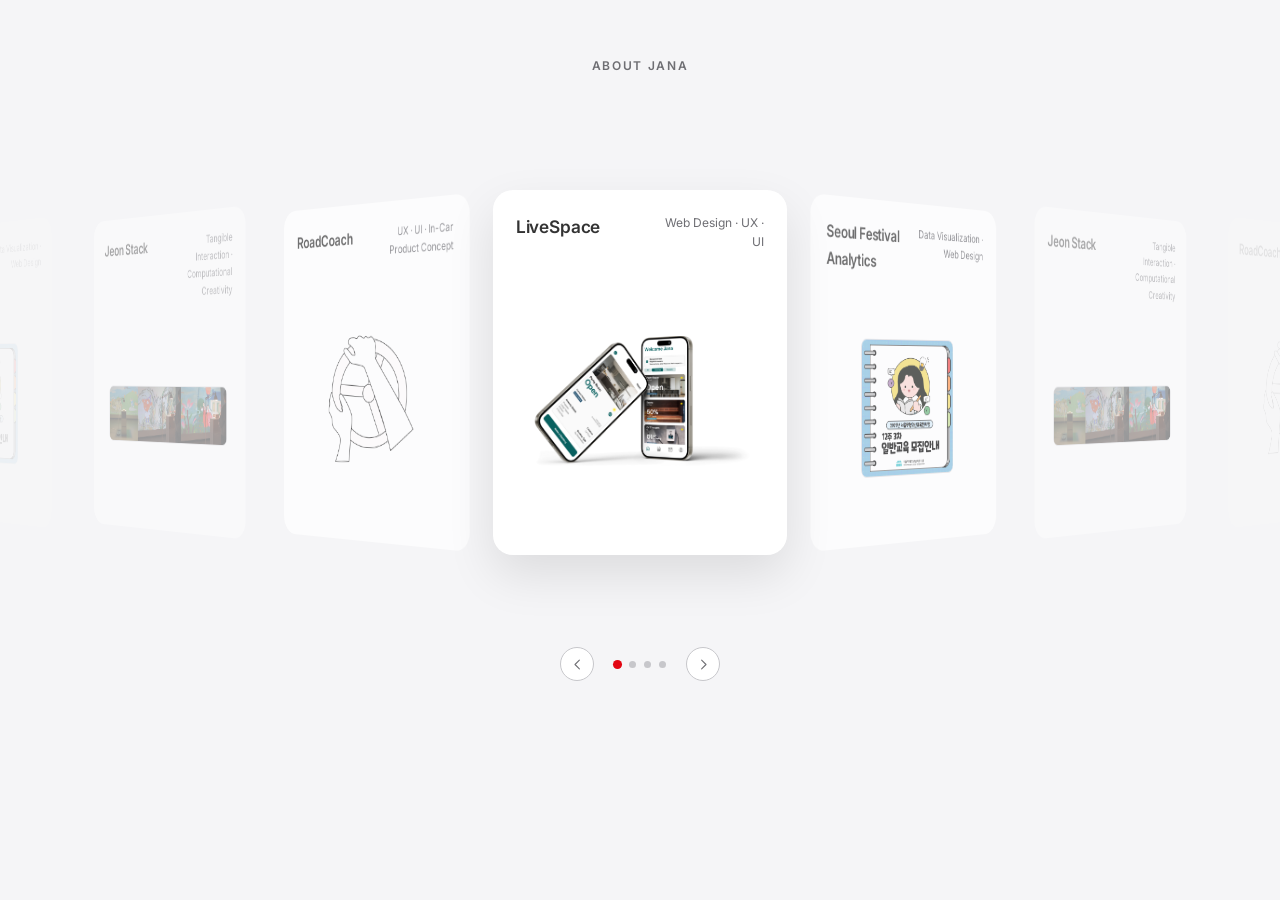
<file: index.html>
<!DOCTYPE html>
<html lang="en">
<head>
  <meta charset="UTF-8">
  <meta name="viewport" content="width=device-width, initial-scale=1.0">
  <title>Jana</title>
  <meta name="description" content="Jana is a Product Designer and Data Analyst, shaping decisions from first insight to final interface.">
  <link rel="icon" type="image/png" href="assets/World/Favicon.png">
  <link rel="stylesheet" href="css/base.css">
  <link rel="stylesheet" href="css/home.css">
</head>
<body>

  <main class="home">

    <!-- ── Masthead: name + the way in to About ── -->
    <header class="home-head">
      <!-- <a href="aboutme.html" class="home-head__mark">Jana</a> -->
      <nav class="home-head__nav" aria-label="Primary">
        <a href="aboutme.html" class="home-head__link">About Jana</a>
      </nav>
    </header>

    <!-- ── Selected Works ── -->
    <section class="work" id="work">
      <!-- <div class="work__head">
        <span class="work__index">01</span>
        <span class="label work__label">Selected Works</span>
      </div> -->

      <div class="carousel" data-carousel>
        <div class="carousel__viewport">
          <div class="carousel__track">

        <a href="Project/LiveSpace.html" class="work-item live-space">
          <div class="work-item__head">
            <span class="work-item__title">LiveSpace</span>
            <span class="work-item__meta">Web Design · UX · UI</span>
          </div>
          <div class="work-item__media">
            <img src="assets/LiveSpace/Landing.png" alt="LiveSpace project preview" class="work-item__img">
          </div>
          <div class="work-item__detail">
            <p class="work-item__desc">A mobile app giving building residents real-time visibility into shared amenities without leaving their unit.</p>
            <span class="work-item__cta">View project &rarr;</span>
          </div>
        </a>

        <!-- <a href="Project/ForgottenPages.html" class="work-item forgotten-pages">
          <div class="work-item__head">
            <span class="work-item__title">Forgotten Pages</span>
            <span class="work-item__meta">Game Design</span>
          </div>
          <div class="work-item__media">
            <img src="assets/ForgottenPages/Cat.png" alt="Forgotten Pages project preview" class="work-item__img">
          </div>
          <div class="work-item__detail">
            <p class="work-item__desc">A puzzle exploration game about recovering a forgotten diary password through spatial exploration and object placement.</p>
            <span class="work-item__cta">View project &rarr;</span>
          </div>
        </a> -->

        <a href="Project/SeoulFestivalAnalytics.html" class="work-item seoul-festival">
          <div class="work-item__head">
            <span class="work-item__title">Seoul Festival Analytics</span>
            <span class="work-item__meta">Data Visualization · Web Design</span>
          </div>
          <div class="work-item__media">
            <img src="assets/SeoulFestival/Cover.png" alt="Seoul Festival Analytics project preview" class="work-item__img_Seoul">
          </div>
          <div class="work-item__detail">
            <p class="work-item__desc">A data-driven, interactive web experience that visualizes Seoul's cultural vibrancy through seasonal events, borough comparisons, and dynamic storytelling.</p>
            <span class="work-item__cta">View project &rarr;</span>
          </div>
        </a>

        <a href="Project/JeonStack.html" class="work-item jeon-stack">
          <div class="work-item__head">
            <span class="work-item__title">Jeon Stack</span>
            <span class="work-item__meta">Tangible Interaction · Computational Creativity</span>
          </div>
          <div class="work-item__media">
            <img src="assets/JeonStack/F1.png" alt="Jeon Stack project preview" class="work-item__img">
          </div>
          <div class="work-item__detail">
            <p class="work-item__desc">Turning Korean folktales into a hands-on storytelling system through physical book stacking and computer vision.</p>
            <span class="work-item__cta">View project &rarr;</span>
          </div>
        </a>

        <a href="Project/TeslaCoaching.html" class="work-item tesla-coaching">
          <div class="work-item__head">
            <span class="work-item__title">RoadCoach</span>
            <span class="work-item__meta">UX · UI · In-Car Product Concept</span>
          </div>
          <div class="work-item__media work-item__media--empty">
            <img src="assets/TeslaCoaching/Driving1.png" alt="RoadCoach project preview" class="work-item__img">
          </div>
          <div class="work-item__detail">
            <p class="work-item__desc">An AI co-coach built into the Tesla ecosystem that turns informal driving instruction in BC into structured, trackable progress, without taking the teaching out of the teacher's hands.</p>
            <span class="work-item__cta">View project &rarr;</span>
          </div>
        </a>

          </div>
        </div>

        <!-- Arrows sit either side of the dots rather than out at the screen
             edges, so the whole control reads as one small cluster under the
             carousel instead of two stray buttons floating in the margins. -->
        <div class="carousel__nav">
          <button type="button" class="carousel__arrow" data-carousel-prev aria-label="Previous project">
            <svg viewBox="0 0 24 24" aria-hidden="true" focusable="false">
              <path d="M15 5 L8 12 L15 19" />
            </svg>
          </button>

          <div class="carousel__dots" aria-label="Choose a project"></div>

          <button type="button" class="carousel__arrow" data-carousel-next aria-label="Next project">
            <svg viewBox="0 0 24 24" aria-hidden="true" focusable="false">
              <path d="M9 5 L16 12 L9 19" />
            </svg>
          </button>
        </div>
      </div>
    </section>

  </main>

  <script src="js/main.js"></script>
  <script src="js/carousel.js" defer></script>
</body>
</html>
</file>
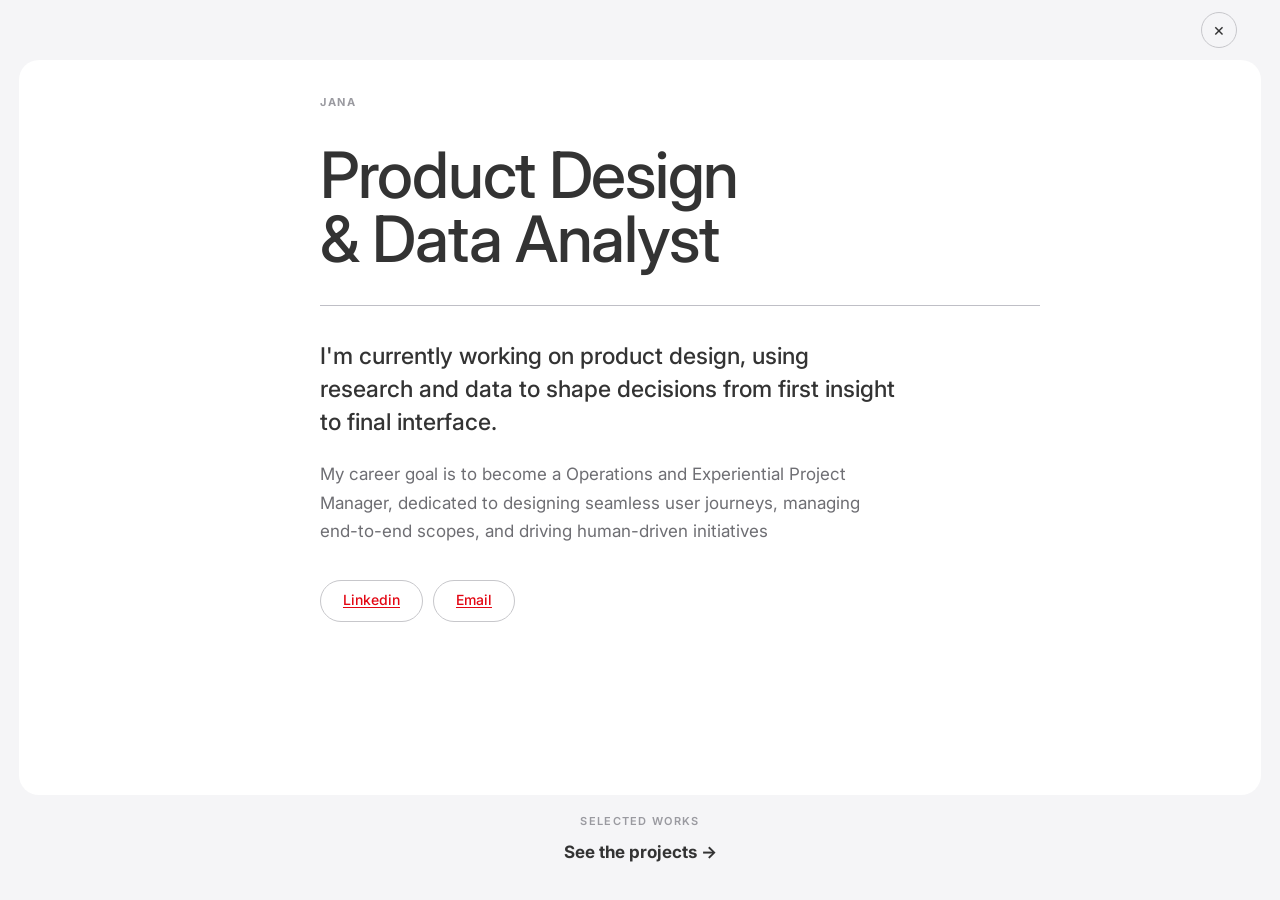
<file: aboutme.html>
<!DOCTYPE html>
<html lang="en">
<head>
  <meta charset="UTF-8">
  <meta name="viewport" content="width=device-width, initial-scale=1.0">
  <title>About — Jana</title>
  <meta name="description" content="Jana is a Product Designer and Data Analyst, shaping decisions from first insight to final interface.">
  <link rel="preconnect" href="https://fonts.googleapis.com">
  <link rel="preconnect" href="https://fonts.gstatic.com" crossorigin>
  <link href="https://fonts.googleapis.com/css2?family=Inter:ital,wght@0,300;0,400;0,500;0,600;0,700;1,400&display=swap" rel="stylesheet">
  <link rel="icon" type="image/png" href="assets/World/Favicon.png">
  <link rel="stylesheet" href="css/base.css">
  <link rel="stylesheet" href="css/case-study.css">
  <link rel="stylesheet" href="css/about.css">
</head>
<body>

  <nav class="outer-nav" aria-label="Page navigation">
    <a href="index.html" class="close" aria-label="Back to work">×</a>
  </nav>

  <main class="ab-main">

    <!-- ── Intro ── -->
    <div class="ab-hero-card">
      <div class="ab-meta" data-reveal>
        <!-- <span class="ab-index"></span> -->
        <span class="label ab-name"><strong>JANA</strong></span>
      </div>

      <h1 class="ab-title" data-reveal="d1">Product Design<br>&amp; Data Analyst</h1>
    </div>

    <!-- ── About ── -->
    <div class="ab-content-card">
      <section class="ab-card-section">
        <div class="ab-prose">
          <p data-reveal="d1">I'm currently working on product design, using research and data to shape decisions from first insight to final interface.</p>
          <p data-reveal="d2">My career goal is to become a Operations and Experiential Project Manager, dedicated to designing seamless user journeys, managing end-to-end scopes, and driving human-driven initiatives</p>

          <div class="ab-links" data-reveal="d3">
            <a href="https://www.linkedin.com/in/jana-n-2a2355323/" class="pill-link" target="_blank" rel="noopener noreferrer">Linkedin</a>
            <a href="mailto:thn@sfu.ca" class="pill-link" target="_blank" rel="noopener noreferrer">Email</a>
          </div>
        </div>
      </section>
    </div>

    <!-- ── Back to the work ── -->
    <section class="ab-next">
      <span class="ab-next-label" data-reveal>Selected Works</span>
      <a href="index.html" class="ab-next-link" data-reveal="d1">See the projects →</a>
    </section>

  </main>

  <script src="js/main.js" defer></script>
</body>
</html>
</file>
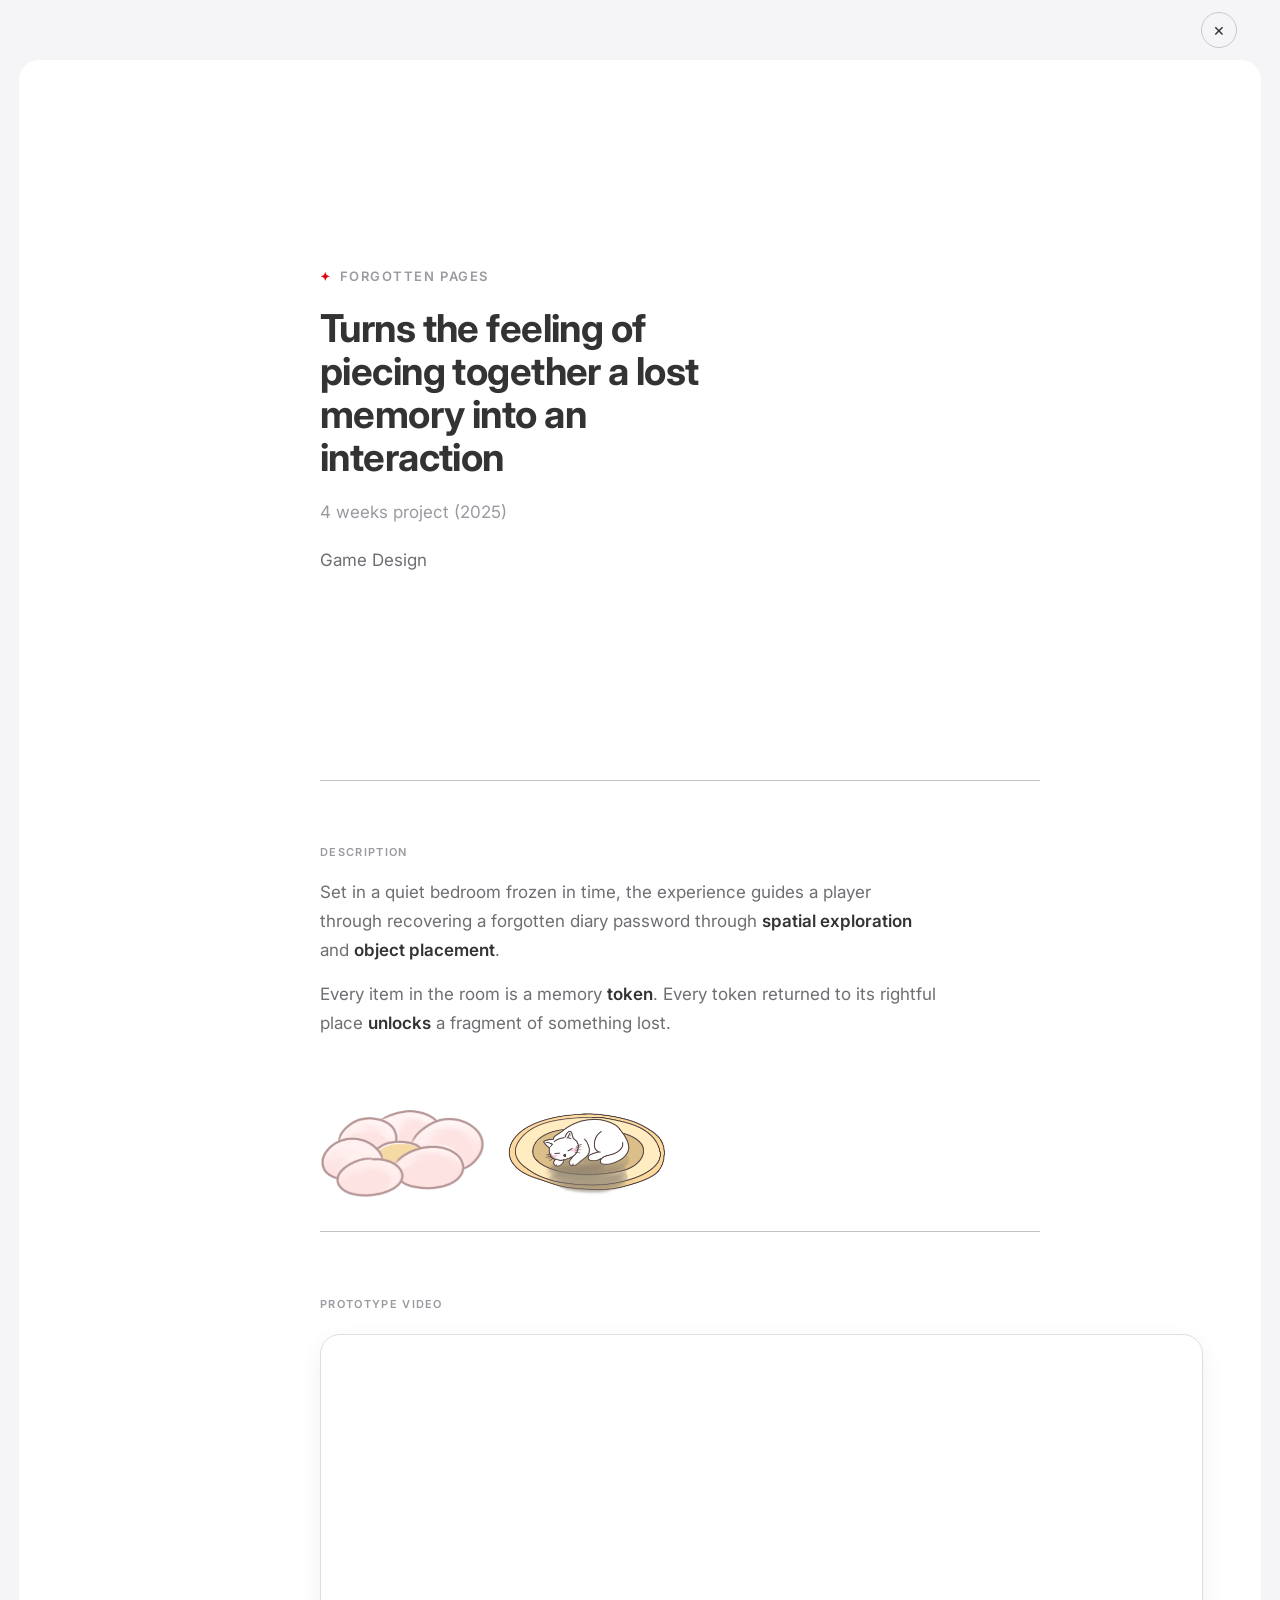
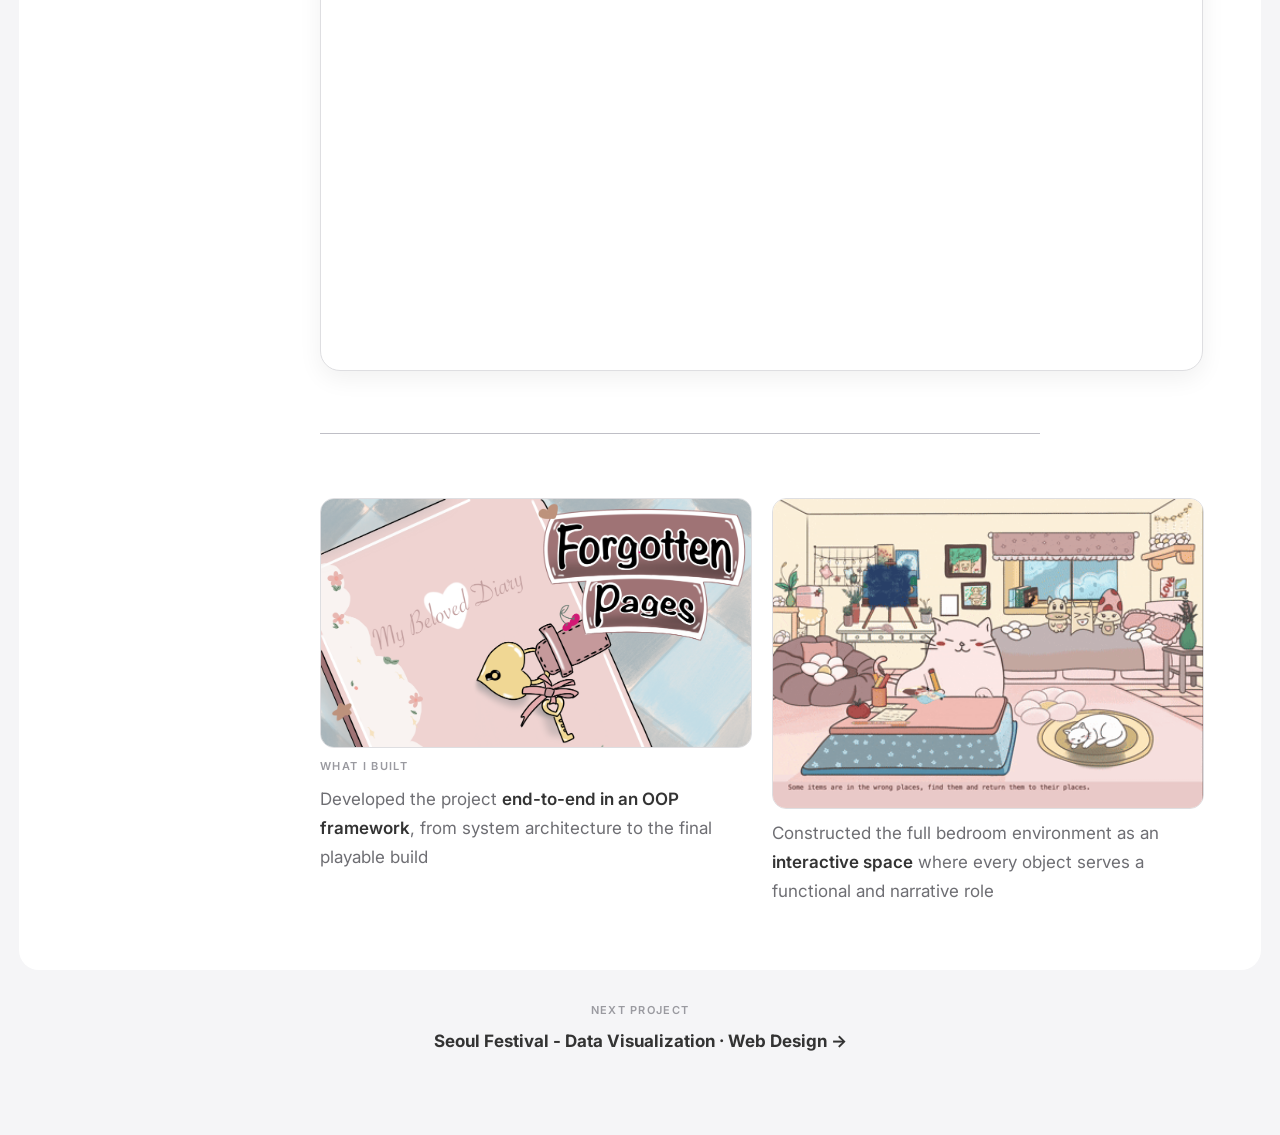
<file: Project/ForgottenPages.html>
<!DOCTYPE html>
<html lang="en">
<head>
  <meta charset="UTF-8">
  <meta name="viewport" content="width=device-width, initial-scale=1.0">
  <title>Forgotten Pages — Jana</title>
  <meta name="description" content="Forgotten Pages — a puzzle exploration game about recovering a forgotten diary password through spatial exploration and object placement.">
  <link rel="preconnect" href="https://fonts.googleapis.com">
  <link rel="preconnect" href="https://fonts.gstatic.com" crossorigin>
  <link href="https://fonts.googleapis.com/css2?family=Inter:wght@300;400;500;600;700&display=swap" rel="stylesheet">
  <link rel="icon" type="image/png" href="../assets/World/Favicon.png">
  <link rel="stylesheet" href="../css/base.css">
  <link rel="stylesheet" href="../css/case-study.css">
  <link rel="stylesheet" href="../css/forgottenPages.css">
</head>
<body>

  <!-- Navigation outside the card -->
  <nav class="outer-nav" aria-label="Project navigation">
    <a href="../index.html" class="close" aria-label="Back to work">×</a>
  </nav>

  <main class="fp-main">

    <!-- ── Navigation stack: peek card peeks above hero ── -->
    <div class="fp-stack">

      <a href="../Project/LiveSpace.html" class="fp-peek-card fp-peek-card--livespace" aria-label="Next project: Live Space">
        <span class="fp-peek-card__label">✦ Live Space</span>
      </a>

      <a href="../Project/JeonStack.html" class="fp-peek-card fp-peek-card--jeon" aria-label="Next project: Jeon Stack">
        <span class="fp-peek-card__label">✦ Jeon Stack</span>
      </a>

      <a href="../Project/SeoulFestivalAnalytics.html" class="fp-peek-card fp-peek-card--seoul" aria-label="Next project: Seoul Festival Analytics">
        <span class="fp-peek-card__label">✦ Seoul Festival Analytics</span>
      </a>

      <a href="../Project/TeslaCoaching.html" class="fp-peek-card fp-peek-card--tesla" aria-label="Next project: RoadCoach">
        <span class="fp-peek-card__label">✦ RoadCoach</span>
      </a>

    <!-- ── Hero card ── -->
    <div class="fp-hero-card">

      <!-- Left: brand mark + illustration -->
      <!-- <div class="fp-card-left">
        <div class="fp-card-art">
          <img src="../assets/ForgottenPages/Cat.png" alt="Illustrated cat writing with a pencil">
        </div>
      </div> -->

      <!-- Right: title + meta -->
      <div class="fp-card-right">
        <div class="fp-card-brand" data-animate="fade-only">
          <span class="fp-brand-mark">✦</span>
          Forgotten Pages
        </div>
        <h1 class="fp-card-title" data-animate data-delay="80">Turns the feeling of piecing together a lost memory into an interaction</h1>
        <p class="fp-card-timeline" data-animate data-delay="160">4 weeks project (2025)</p>
        <p class="fp-card-tags" data-animate data-delay="240">
          Game Design<br>
          
        </p>
      </div>

    </div><!-- /.fp-hero-card -->

    </div><!-- /.fp-stack -->

    <div class="fp-content-card">

      <!-- Description -->
      <section class="fp-card-section">
        <div class="fp-inner">
          <span class="fp-section-label fp-desc-label" data-animate="fade-only">Description</span>
          <p data-animate data-delay="80">Set in a quiet bedroom frozen in time, the experience guides a player through recovering a forgotten diary password through <strong>spatial exploration</strong> and <strong>object placement</strong>.</p>
          <p data-animate data-delay="160">Every item in the room is a memory <strong>token</strong>. Every token returned to its rightful place <strong>unlocks</strong> a fragment of something lost.</p>
          <div class="fp-desc-images" data-animate="illustration" data-delay="240">
            <img class="fp-pillow fp-parallax" src="../assets/ForgottenPages/Pillow.png" alt="Decorative pillow token">
            <img class="fp-cat-rug fp-parallax" src="../assets/ForgottenPages/CatOnRug.png" alt="Cat resting on a golden rug">
          </div>
        </div>
      </section>

      <!-- Target Users -->
      <!-- <section class="fp-card-section">
        <div class="fp-inner">
          <span class="fp-section-label" data-animate="fade-only">Target Users</span>
          <p data-animate data-delay="80">The game is designed for those who prefer a chill experience where they can simply enjoy the atmosphere and narrative without the pressure of intense gameplay.</p>
        </div>
      </section> -->

      <!-- Pain Points -->
      <!-- <section class="fp-card-section">
        <div class="fp-inner">
          <span class="fp-section-label" data-animate="fade-only">Pain Points</span>
          <p data-animate data-delay="80">I don't want to create a game that is too complex or overwhelming for the player. I want to give a game that player can enjoy on a slow day.</p>
        </div>
      </section> -->

      <!-- Prototype video -->
      <section class="fp-card-section">
        <span class="fp-section-label" data-animate="fade-only">Prototype Video</span>
        <div class="fp-video-embed" data-animate="illustration" data-delay="80">
          <!-- <video class ="fp-prototype-video" autoplay muted loop playsinline>
            <source src="../assets/ForgottenPages/ForgottenGame.mp4" type="video/mp4">
          </video> -->
          <iframe
            src="https://www.youtube.com/embed/XWv8FTt_6Vc"
            title="Forgotten Pages — Gameplay Demo"
            allow="accelerometer; autoplay; clipboard-write; encrypted-media; gyroscope; picture-in-picture"
            allowfullscreen>
          </iframe>
        </div>
      </section>

      <!-- What I Built -->
      <section class="fp-card-section">
        <div class="fp-built-grid">
          <div class="fp-built-item" data-animate="illustration">
            <img src="../assets/ForgottenPages/ForgottenPages-cover.png" alt="Forgotten Pages game title screen">
            <span class="fp-section-label">What I Built</span>
            <p>Developed the project <strong>end-to-end in an OOP framework</strong>, from system architecture to the final playable build</p>
          </div>
          <div class="fp-built-item" data-animate="illustration" data-delay="80">
            <img src="../assets/ForgottenPages/GameDesign.gif" alt="Interactive bedroom environment">
            <p>Constructed the full bedroom environment as an <strong>interactive space</strong> where every object serves a functional and narrative role</p>
          </div>
        </div>
      </section>

    </div>

    <!-- ── Next project ── -->
    <section class="fp-next">
      <span class="fp-next-label" data-animate="fade-only">Next Project</span>
      <a href="../Project/SeoulFestivalAnalytics.html" class="fp-next-link" data-animate data-delay="80">Seoul Festival - Data Visualization · Web Design →</a>
    </section>

  </main>

  <script src="../js/forgottenPages.js" defer></script>
  <script src="../js/projectStack.js" defer></script>
</body>
</html>
</file>
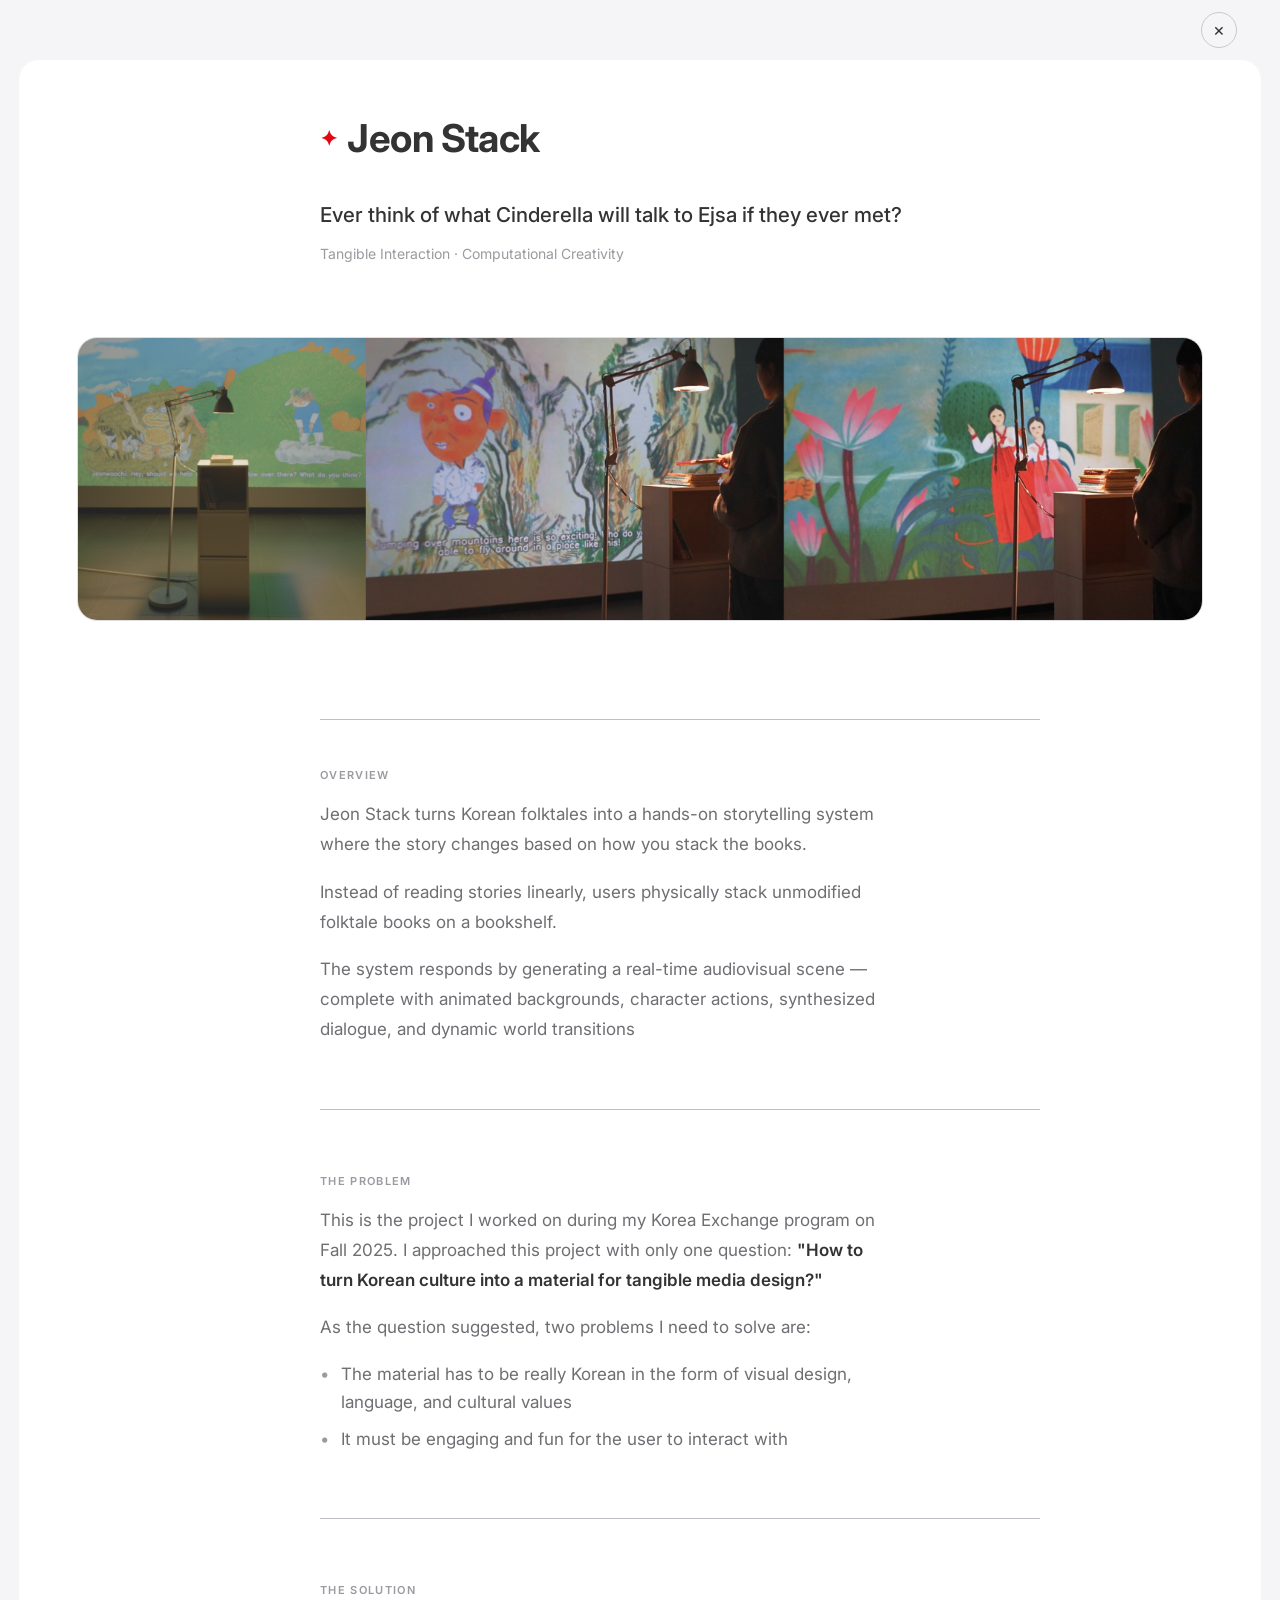
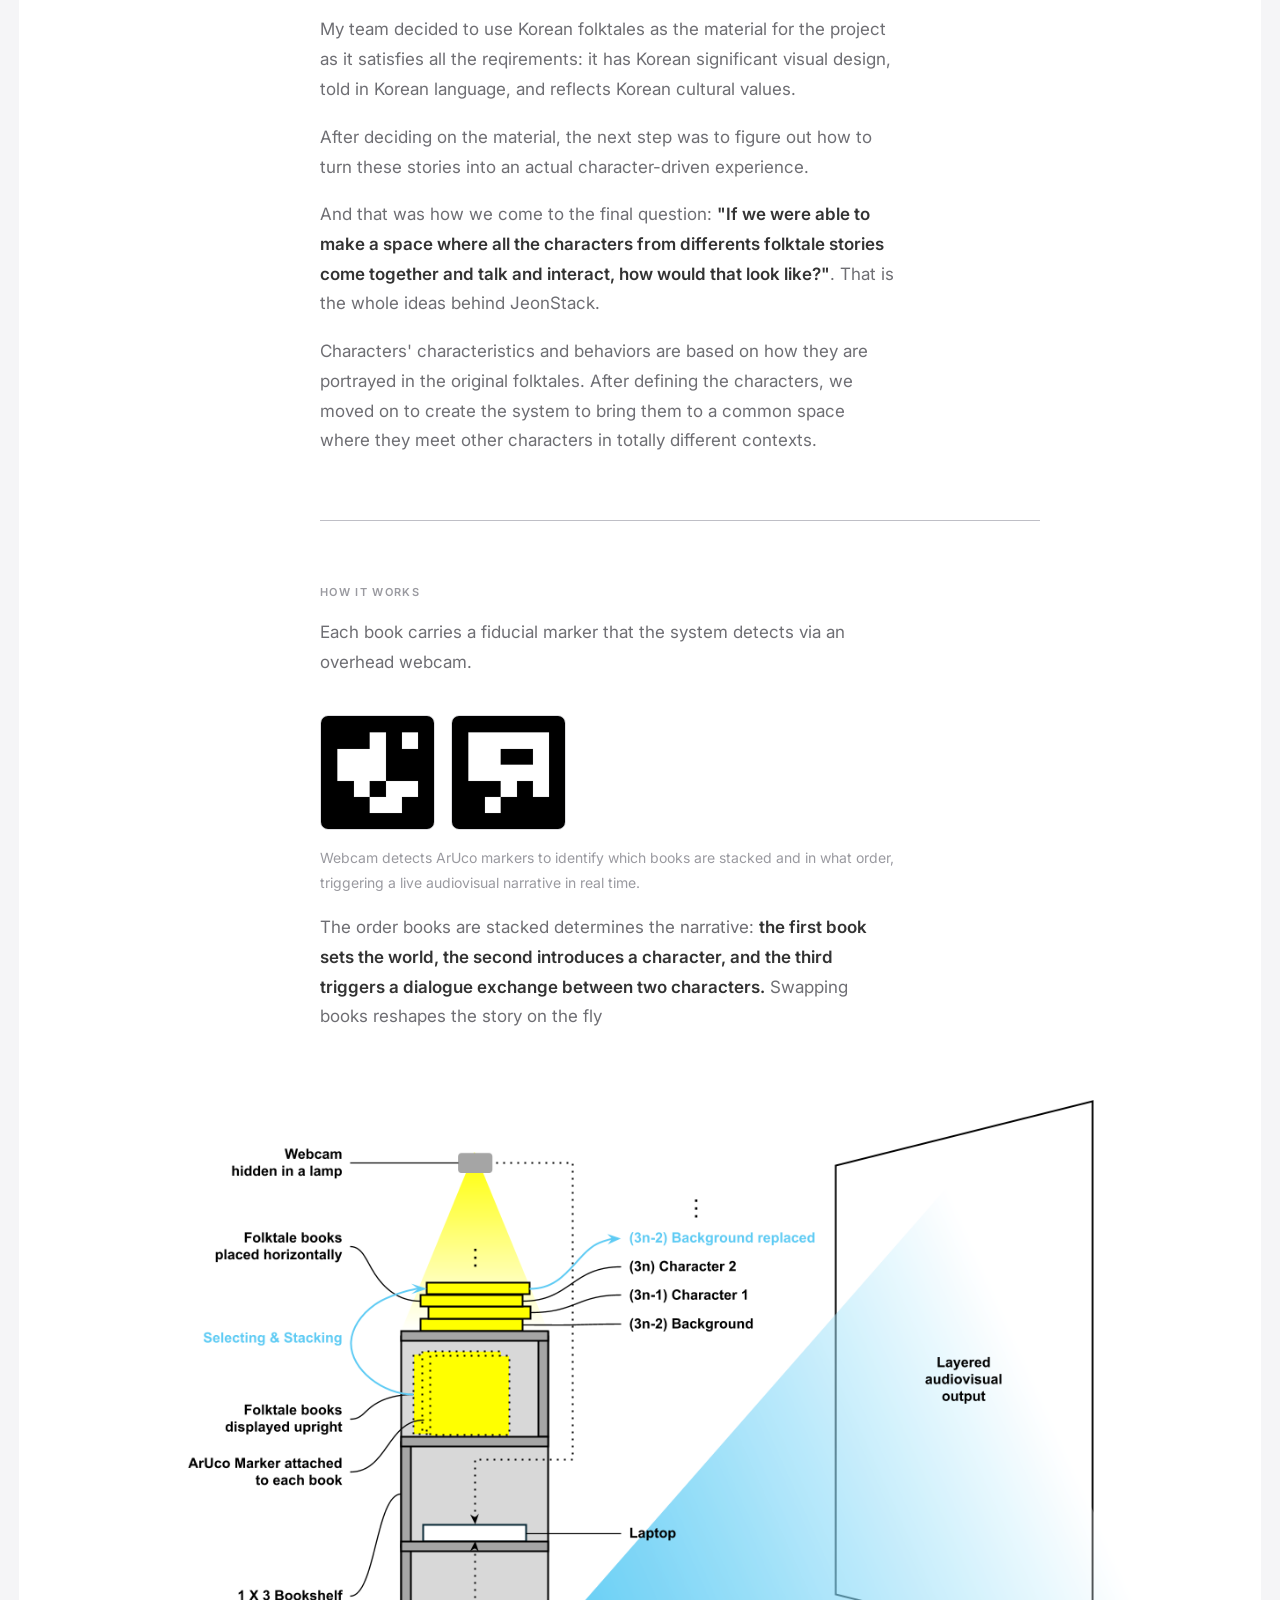
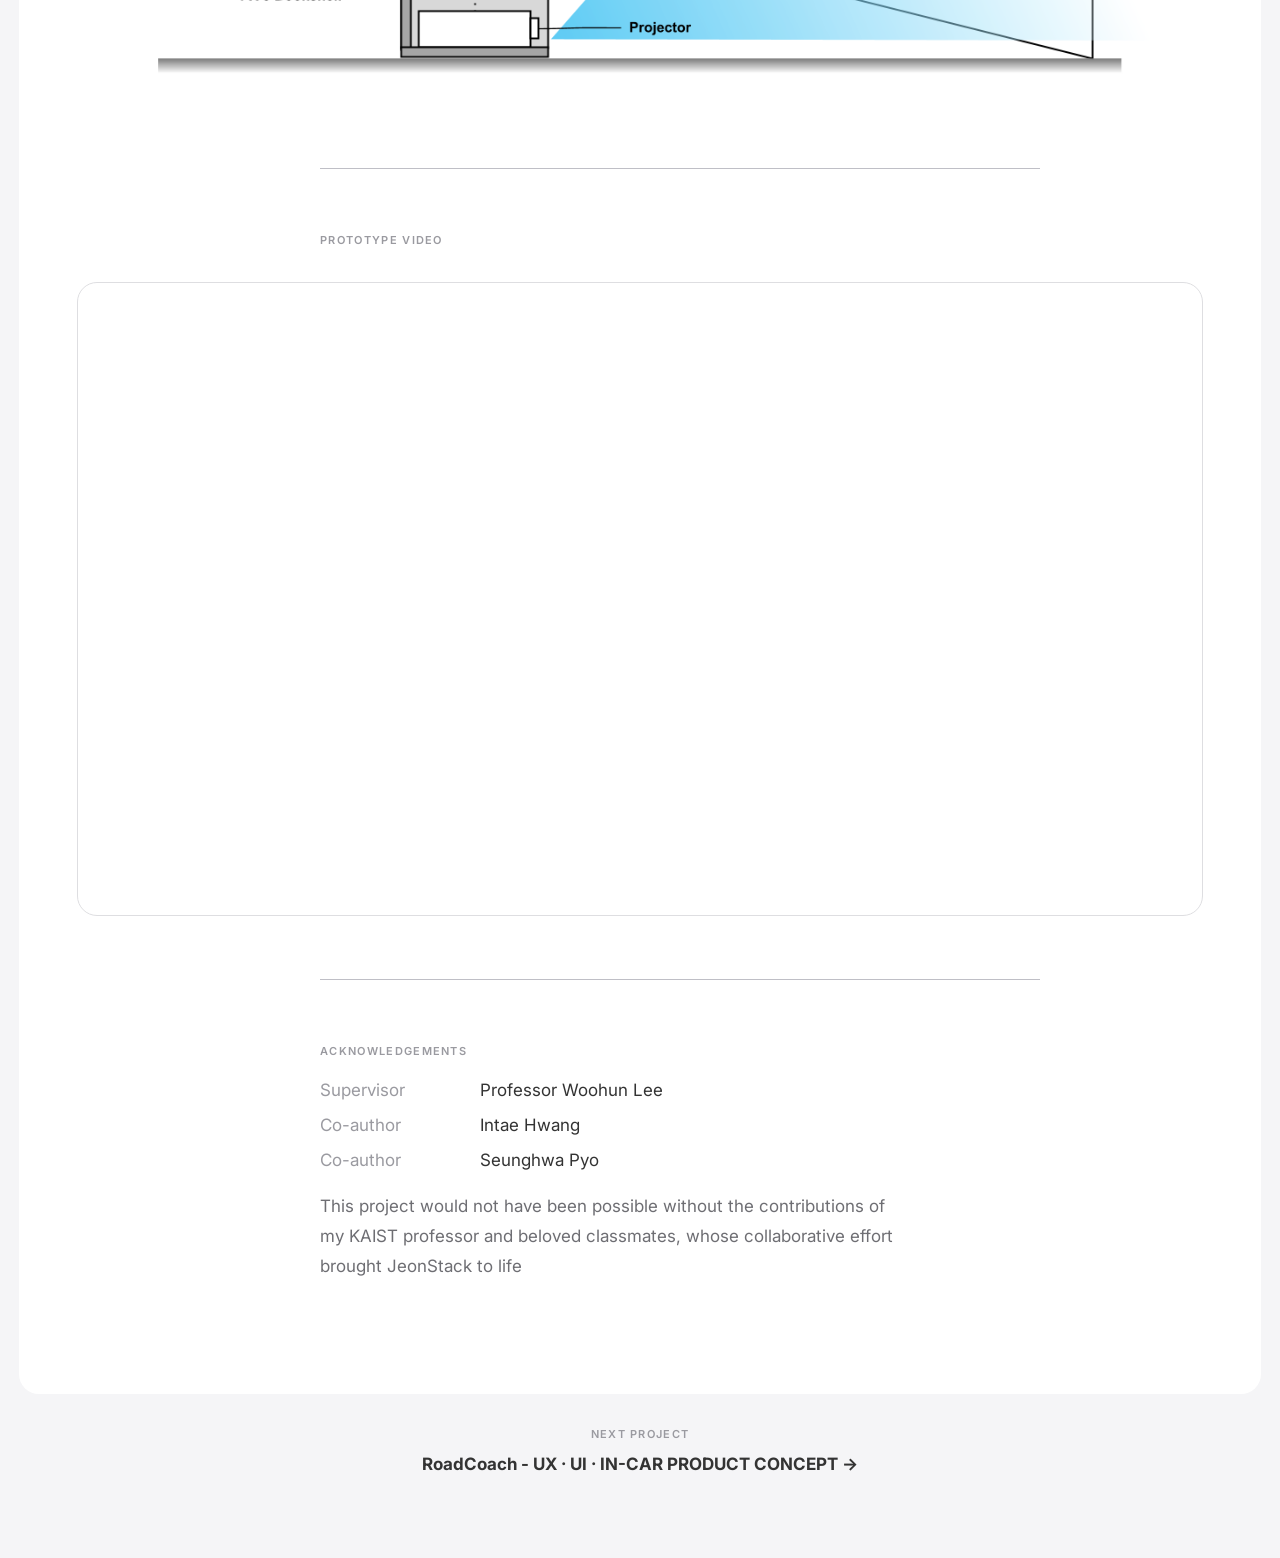
<file: Project/JeonStack.html>
<!DOCTYPE html>
<html lang="en">
<head>
  <meta charset="UTF-8">
  <meta name="viewport" content="width=device-width, initial-scale=1.0">
  <title>Jeon Stack — Jana</title>
  <meta name="description" content="Jeon Stack — turning Korean folktales into a hands-on storytelling system through physical book stacking and computer vision.">
  <link rel="preconnect" href="https://fonts.googleapis.com">
  <link rel="preconnect" href="https://fonts.gstatic.com" crossorigin>
  <link href="https://fonts.googleapis.com/css2?family=Inter:wght@300;400;500;600;700&display=swap" rel="stylesheet">
  <link rel="icon" type="image/png" href="../assets/World/Favicon.png">
  <link rel="stylesheet" href="../css/base.css">
  <link rel="stylesheet" href="../css/case-study.css">
  <link rel="stylesheet" href="../css/jeonStack.css">
</head>
<body>

  <!-- Back button — outside the card, on the dark outer background -->
  <nav class="outer-nav" aria-label="Project navigation">
    <a href="../index.html" class="close" aria-label="Back to work">×</a>
  </nav>

  <main class="js-main">

    <!-- ── Navigation stack: peek card peeks above hero ── -->
    <div class="js-stack">

      <a href="../Project/SeoulFestivalAnalytics.html" class="js-peek-card js-peek-card--seoul" aria-label="Next project: Seoul Festival Analytics">
        <span class="js-peek-card__label">✦ Seoul Festival Analytics</span>
      </a>

      <!-- <a href="../Project/ForgottenPages.html" class="js-peek-card js-peek-card--forgotten" aria-label="Next project: Forgotten Pages">
        <span class="js-peek-card__label">✦ Forgotten Pages</span>
      </a> -->

      <a href="../Project/TeslaCoaching.html" class="js-peek-card js-peek-card--tesla" aria-label="Next project: RoadCoach">
        <span class="js-peek-card__label">✦ RoadCoach</span>
      </a>

      <a href="../Project/LiveSpace.html" class="js-peek-card js-peek-card--livespace" aria-label="Next project: Live Space">
        <span class="js-peek-card__label">✦ Live Space</span>
      </a>


    <!-- ── Hero card ── -->
    <div class="js-hero-card">

      <!-- Title + tagline -->
      <div class="js-pad">
        <h1 class="js-title" data-animate>
          <span class="js-brand-mark">✦</span>
          Jeon Stack</h1>
        <div class="js-tagline">
          <p class="js-tagline__quote" data-animate data-delay="80">Ever think of what Cinderella will talk to Ejsa if they ever met?</p>
          <p class="js-tagline__tags" data-animate data-delay="160">Tangible Interaction · Computational Creativity</p>
        </div>
      </div>

      <!-- Photo strip — parallax, no entry animation -->
      <div class="js-strip" data-parallax>
        <img src="../assets/JeonStack/F1.png" alt="Jeon Stack installation environment">
      </div>
      
    </div><!-- /.js-hero-card -->
    </div><!-- /.js-stack -->

    <!-- ── Content card ── -->
    <div class="js-content-card">
      <div class="js-pad">

        <section class="js-section">
          <h2 class="js-section__label" data-animate="fade-only">Overview</h2>
          <p data-animate data-delay="80">Jeon Stack turns Korean folktales into a hands-on storytelling system where the story changes based on how you stack the books.</p>
          <p data-animate data-delay="160">Instead of reading stories linearly, users physically stack unmodified folktale books on a bookshelf.</p>
          <p data-animate data-delay="240">The system responds by generating a real-time audiovisual scene — complete with animated backgrounds, character actions, synthesized dialogue, and dynamic world transitions</p>
        </section>

        <!-- Problem -->
        <section class="js-section">
          <h2 class="js-section__label" data-animate="fade-only">The Problem</h2>
          <p data-animate data-delay="80">This is the project I worked on during my Korea Exchange program on Fall 2025. I approached this project with only one question: <strong>"How to turn Korean culture into a material for tangible media design?"</strong></p>
          <p data-animate data-delay="160">As the question suggested, two problems I need to solve are:</p>
          <ul class="js-problem-list" data-animate data-delay="240">
            <li>The material has to be really Korean in the form of visual design, language, and cultural values</li>
            <li>It must be engaging and fun for the user to interact with</li>
          </ul>
        </section>

        <!-- Solution -->
         <section class="js-section">
          <h2 class="js-section__label" data-animate="fade-only">The Solution</h2>
          <p data-animate data-delay="80">My team decided to use Korean folktales as the material for the project as it satisfies all the reqirements: it has Korean significant visual design, told in Korean language, and reflects Korean cultural values.</p>
          <p data-animate data-delay="160">After deciding on the material, the next step was to figure out how to turn these stories into an actual character-driven experience.</p>
          <p data-animate data-delay="240">And that was how we come to the final question: <strong>"If we were able to make a space where all the characters from differents folktale stories come together and talk and interact, how would that look like?"</strong>. That is the whole ideas behind JeonStack.</p>
          <p data-animate data-delay="320">Characters' characteristics and behaviors are based on how they are portrayed in the original folktales. After defining the characters, we moved on to create the system to bring them to a common space where they meet other characters in totally different contexts.</p>
          
        </section>

        <section class="js-section">
          <h2 class="js-section__label" data-animate="fade-only">How It Works</h2>
          <p data-animate data-delay="80">Each book carries a fiducial marker that the system detects via an overhead webcam.</p>
          <div class="js-markers" data-animate="illustration" data-delay="160">
            <img src="../assets/JeonStack/marker1.png" alt="ArUco fiducial marker">
            <img src="../assets/JeonStack/marker2.png" alt="ArUco fiducial marker">
          </div>
          <p class="js-caption" data-animate data-delay="240">Webcam detects ArUco markers to identify which books are stacked and in what order, triggering a live audiovisual narrative in real time.</p>
          <p data-animate data-delay="320">The order books are stacked determines the narrative: <strong>the first book sets the world, the second introduces a character, and the third triggers a dialogue exchange between two characters.</strong> Swapping books reshapes the story on the fly</p>
          <div class="js-diagram" data-animate="illustration" data-delay="320">
            <img src="../assets/JeonStack/diagram.png" alt="System architecture diagram">
          </div>
        </section>

        <!-- <section class="js-section js-section--last">
          <h2 class="js-section__label" data-animate="fade-only">What I worked on</h2>
          <div class="js-work-list" data-animate data-delay="80">
            <span class="js-work-item">Built and calibrated the marker detection pipeline using ArUco fiducial markers attached to each book cover</span>
            <span class="js-work-item">Designed and implemented the UI and visual layer</span>
            <span class="js-work-item">Handled the physical setup of the installation</span>
          </div>
        </section> -->

        <section class="js-section">
          <h2 class="js-section__label" data-animate="fade-only">Prototype Video</h2>
          <div class="js-video" data-animate="illustration" data-delay="80">
            <iframe
              src="https://www.youtube.com/embed/JTcyOvT0Rkw"
              title="Jeon Stack — Prototype Video"
              allow="accelerometer; autoplay; clipboard-write; encrypted-media; gyroscope; picture-in-picture"
              allowfuljscreen>
            </iframe>
          </div>
        </section>

        <!-- Acknowledgements -->
        <section class="js-section">
          <h2 class="js-section__label" data-animate="fade-only">Acknowledgements</h2>
          <dl class="js-ack-list" data-animate data-delay="80">
            <dt>Supervisor</dt><dd>Professor Woohun Lee</dd>
            <dt>Co-author</dt><dd>Intae Hwang</dd>
            <dt>Co-author</dt><dd>Seunghwa Pyo</dd>
          </dl>
          <p class="js-credits-note" data-animate data-delay="160">This project would not have been possible without the contributions of my KAIST professor and beloved classmates, whose collaborative effort brought JeonStack to life</p>
        </section>

      </div>
    </div><!-- /.js-content-card -->

    <!-- ── Next project ── -->
    <section class="js-next">
      <span class="js-next-label" data-animate="fade-only">Next Project</span>
      <a href="../Project/TeslaCoaching.html" class="js-next-link" data-animate data-delay="80">RoadCoach - UX · UI · IN-CAR PRODUCT CONCEPT →</a>
    </section>

  </main>

  <script src="../js/jeonStack.js" defer></script>
  <script src="../js/projectStack.js" defer></script>
</body>
</html>
</file>
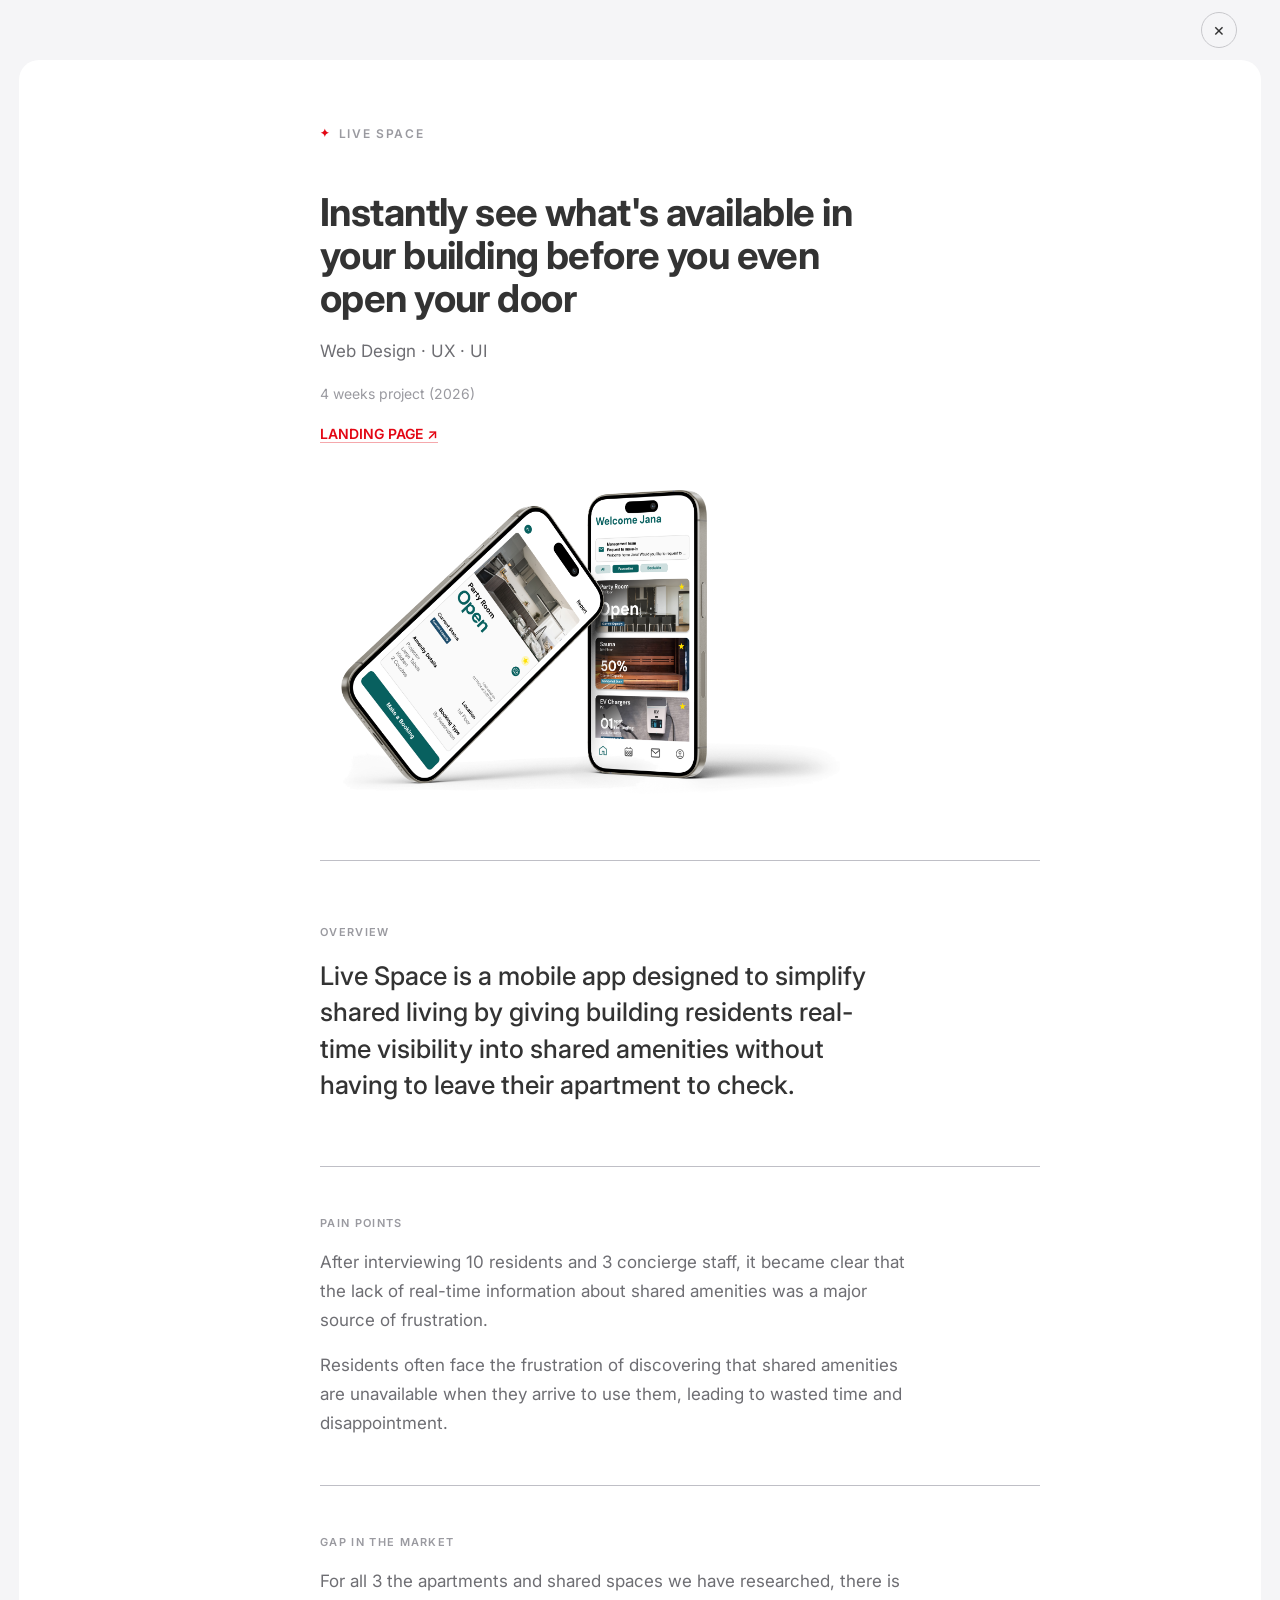
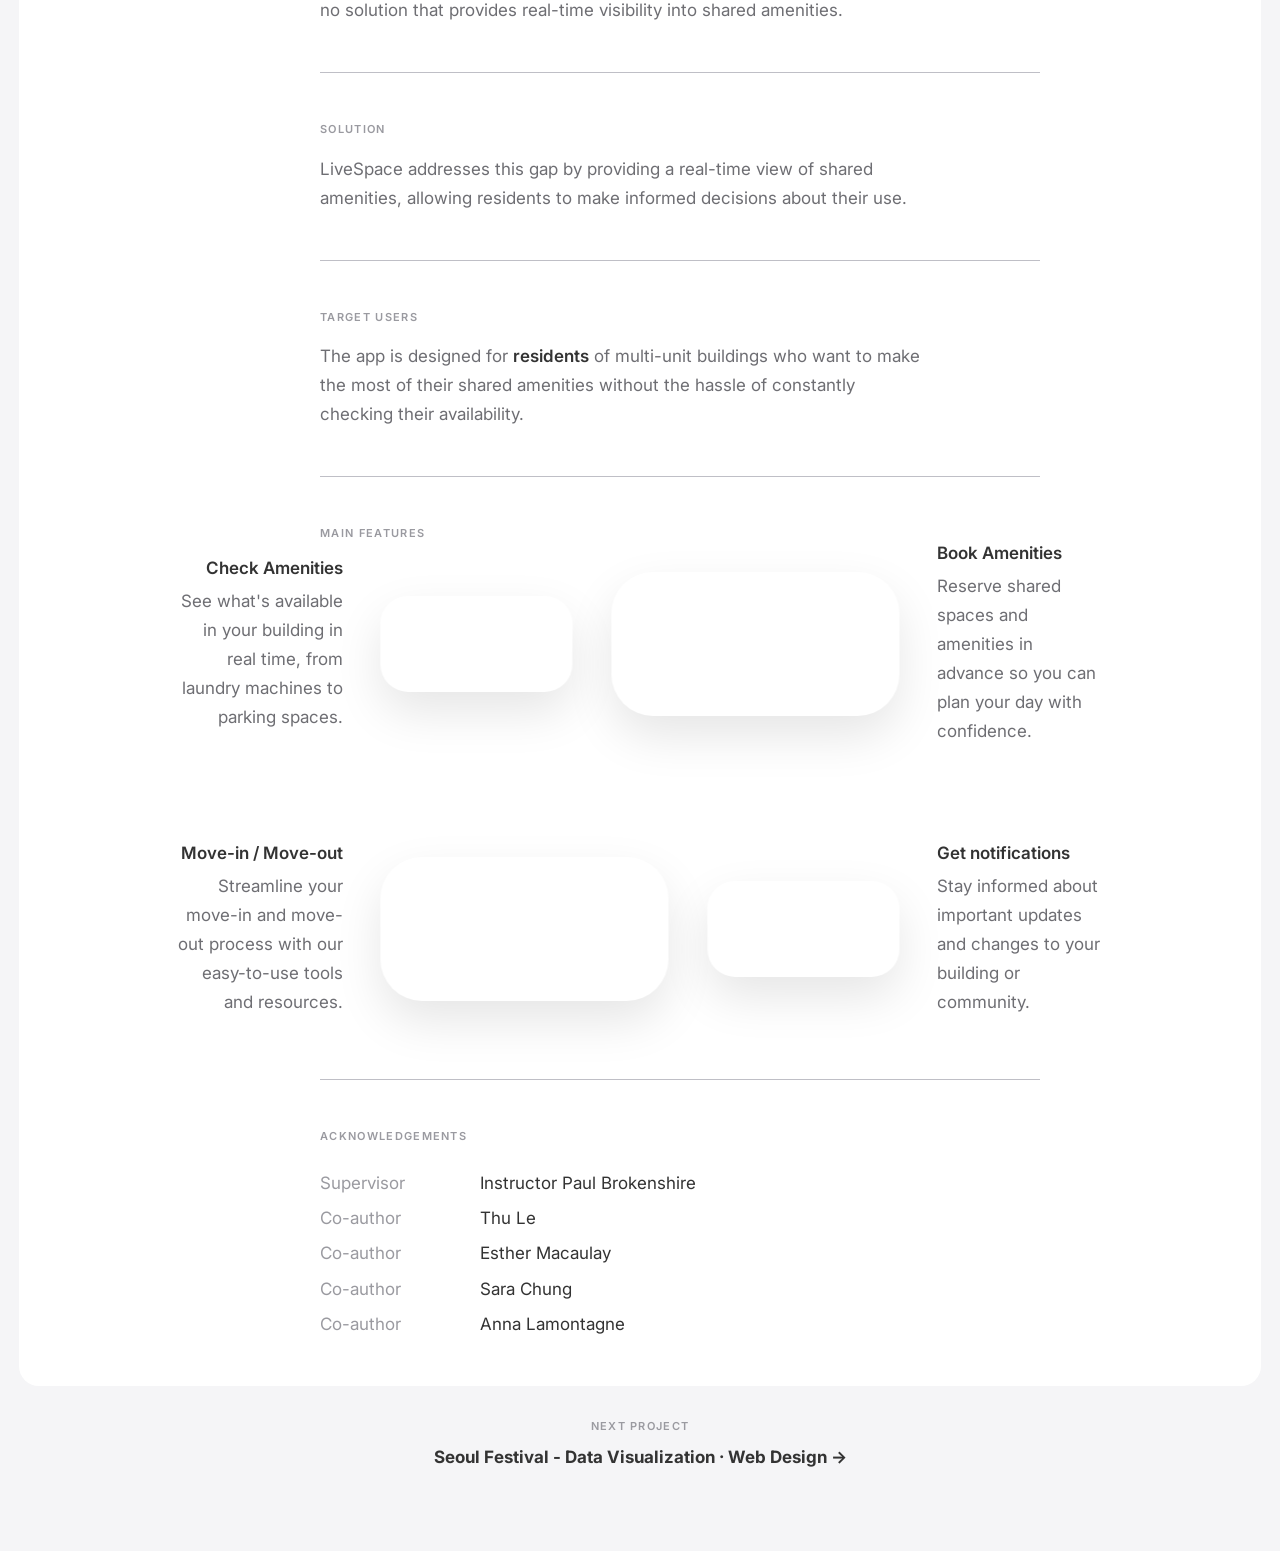
<file: Project/LiveSpace.html>
<!DOCTYPE html>
<html lang="en">
<head>
  <meta charset="UTF-8">
  <meta name="viewport" content="width=device-width, initial-scale=1.0">
  <title>Live Space — Jana</title>
  <meta name="description" content="Live Space — a mobile app giving building residents real-time visibility into shared amenities without leaving their unit.">
  <link rel="preconnect" href="https://fonts.googleapis.com">
  <link rel="preconnect" href="https://fonts.gstatic.com" crossorigin>
  <link href="https://fonts.googleapis.com/css2?family=Inter:ital,wght@0,300;0,400;0,500;0,600;0,700;1,400&display=swap" rel="stylesheet">
  <link rel="icon" type="image/png" href="../assets/World/Favicon.png">
  <link rel="stylesheet" href="../css/base.css">
  <link rel="stylesheet" href="../css/case-study.css">
  <link rel="stylesheet" href="../css/liveSpace.css">
</head>
<body>

  <nav class="outer-nav" aria-label="Project navigation">
    <a href="../index.html" class="close" aria-label="Back to work">×</a>
  </nav>

  <main class="ls-main">

    <!-- ── Navigation stack: peek cards peek above hero ── -->
    <div class="ls-stack">

      <a href="../Project/JeonStack.html" class="ls-peek-card ls-peek-card--jeon" aria-label="Next project: Jeon Stack">
        <span class="ls-peek-card__label">✦ Jeon Stack</span>
      </a>

      <a href="../Project/SeoulFestivalAnalytics.html" class="ls-peek-card ls-peek-card--seoul" aria-label="Next project: Seoul Festival Analytics">
        <span class="ls-peek-card__label">✦ Seoul Festival Analytics</span>
      </a>

      <!-- <a href="../Project/ForgottenPages.html" class="ls-peek-card ls-peek-card--forgotten" aria-label="Next project: Forgotten Pages">
        <span class="ls-peek-card__label">✦ Forgotten Pages</span>
      </a> -->

      <a href="../Project/TeslaCoaching.html" class="ls-peek-card ls-peek-card--tesla" aria-label="Next project: RoadCoach">
        <span class="ls-peek-card__label">✦ RoadCoach</span>
      </a>

      <!-- ── Hero card ── -->
      <div class="ls-hero-card">

        <!-- Left: text -->
        <div class="ls-card-left">
          <div class="ls-card-brand" data-animate="fade-only">
            <span class="ls-brand-mark">✦</span>
            Live Space
          </div>
          <div class="ls-card-meta">
            <h1 class="ls-card-title" data-animate data-delay="80">Instantly see what's available in your building before you even open your door</h1>
            <p class="ls-card-tags" data-animate data-delay="160">Web Design · UX · UI</p>
            <p class="ls-card-timeline" data-animate data-delay="240">4 weeks project (2026)</p>
            <a href="https://annalamontagane.github.io/liveSpace-IAT334/" class="ls-prototype-link" target="_blank" rel="noopener" data-animate data-delay="320">LANDING PAGE ↗</a>
          </div>
        </div>

        <!-- Right: phone art -->
        <div class="ls-card-right">
          <div class="ls-card-art">
            <img src="../assets/LiveSpace/Landing.png" alt="Live Space app on mobile devices">
          </div>
        </div>

      </div><!-- /.ls-hero-card -->

    </div><!-- /.ls-stack -->

    <!-- ── Content card ── -->
    <div class="ls-content-card">

      <!-- Description -->
      <section class="ls-card-section">
        <div class="ls-desc-inner">
          <span class="ls-section-label" data-animate="fade-only">Overview</span>
          <p data-animate data-delay="80">Live Space is a mobile app designed to simplify shared living by giving building residents real-time visibility into shared amenities without having to leave their apartment to check.</p>
        </div>
      </section>

      <!-- Pain Points -->
      <section class="ls-card-section ls-card-section--sm">
        <div class="ls-inner">
          <span class="ls-section-label" data-animate="fade-only">Pain Points</span>
          <p data-animate data-delay="80">After interviewing 10 residents and 3 concierge staff, it became clear that the lack of real-time information about shared amenities was a major source of frustration.</p>
          <p data-animate data-delay="160">Residents often face the frustration of discovering that shared amenities are unavailable when they arrive to use them, leading to wasted time and disappointment.</p>
        </div>
      </section>

      <!-- Gap in the Market -->
      <section class="ls-card-section ls-card-section--sm">
        <div class="ls-inner">
          <span class="ls-section-label" data-animate="fade-only">Gap in the Market</span>
          <p data-animate data-delay="80">For all 3 the apartments and shared spaces we have researched, there is no solution that provides real-time visibility into shared amenities.</p>
        </div>
      </section>

      <!-- Solution -->
      <section class="ls-card-section ls-card-section--sm">
        <div class="ls-inner">
          <span class="ls-section-label" data-animate="fade-only">Solution</span>
          <p data-animate data-delay="80">LiveSpace addresses this gap by providing a real-time view of shared amenities, allowing residents to make informed decisions about their use.</p>
        </div>
      </section>

      <!-- Target Users -->
      <section class="ls-card-section ls-card-section--sm">
        <div class="ls-inner">
          <span class="ls-section-label" data-animate="fade-only">Target Users</span>
          <p data-animate data-delay="80">The app is designed for <strong>residents</strong> of multi-unit buildings who want to make the most of their shared amenities without the hassle of constantly checking their availability.</p>
        </div>
      </section>

      <!-- Main Features -->
      <section class="ls-features">
        <div class="ls-features-inner">
          <h2 class="ls-section-label" data-animate="fade-only">Main Features</h2>
          <div class="ls-features-showcase">

            <div class="ls-feat-text ls-feat-text--left" data-animate>
              <strong class="ls-feat-title">Check Amenities</strong>
              <p class="ls-feat-body">See what's available in your building in real time, from laundry machines to parking spaces.</p>
            </div>

            <div class="ls-phone-wrap ls-phone-wrap--lower" data-animate="illustration" data-delay="80">
              <video class="ls-screen-video" autoplay muted loop playsinline>
                <source src="../assets/LiveSpace/Check Amenities.mp4" type="video/mp4">
              </video>
            </div>

            <div class="ls-phone-wrap ls-phone-wrap--higher" data-animate="illustration" data-delay="160">
              <video class="ls-screen-video" autoplay muted loop playsinline>
                <source src="../assets/LiveSpace/Booking Amenities.mp4" type="video/mp4">
              </video>
            </div>

            <div class="ls-feat-text ls-feat-text--right" data-animate data-delay="240">
              <strong class="ls-feat-title">Book Amenities</strong>
              <p class="ls-feat-body">Reserve shared spaces and amenities in advance so you can plan your day with confidence.</p>
            </div>

          </div>

          <div class="ls-features-showcase">

            <div class="ls-feat-text ls-feat-text--left" data-animate>
              <strong class="ls-feat-title">Move-in / Move-out</strong>
              <p class="ls-feat-body">Streamline your move-in and move-out process with our easy-to-use tools and resources.</p>
            </div>

            <div class="ls-phone-wrap ls-phone-wrap--higher" data-animate="illustration" data-delay="80">
              <video class="ls-screen-video" autoplay muted loop playsinline>
                <source src="../assets/LiveSpace/Booking Amenities.mp4" type="video/mp4">
              </video>
            </div>

            <div class="ls-phone-wrap ls-phone-wrap--lower" data-animate="illustration" data-delay="160">
              <video class="ls-screen-video" autoplay muted loop playsinline>
                <source src="../assets/LiveSpace/Check Amenities.mp4" type="video/mp4">
              </video>
            </div>

            <div class="ls-feat-text ls-feat-text--right" data-animate data-delay="240">
              <strong class="ls-feat-title">Get notifications</strong>
              <p class="ls-feat-body">Stay informed about important updates and changes to your building or community.</p>
            </div>

          </div>

        </div>
      </section>

      <!-- What I worked on -->
      <!-- <section class="ls-card-section ls-card-section--sm">
        <div class="ls-worked-inner">
          <span class="ls-section-label" data-animate="fade-only">What I worked on</span>
          <div class="ls-worked-items">
            <p data-animate data-delay="80">Conducted interviews that surfaced the three core pain points: guessing availability, friction in the booking process, and difficulty reaching building management</p>
            <p data-animate data-delay="160">Designed the UX/UI across the full app</p>
            <p data-animate data-delay="240">Built the project landing page in HTML, CSS, and JavaScript</p>
          </div>
        </div>
      </section> -->

      <!-- Acknowledgements -->
      <section class="ls-card-section ls-card-section--sm">
        <div class="ls-ack-inner">
          <span class="ls-section-label" data-animate="fade-only">Acknowledgements</span>
          <dl class="ls-ack-list" data-animate data-delay="80">
            <dt>Supervisor</dt><dd>Instructor Paul Brokenshire</dd>
            <dt>Co-author</dt><dd>Thu Le</dd>
            <dt>Co-author</dt><dd>Esther Macaulay</dd>
            <dt>Co-author</dt><dd>Sara Chung</dd>
            <dt>Co-author</dt><dd>Anna Lamontagne</dd>
          </dl>
        </div>
      </section>

    </div><!-- /.ls-content-card -->

    <!-- ── Next project ── -->
    <section class="ls-next">
      <span class="ls-next-label" data-animate="fade-only">Next Project</span>
      <a href="../Project/SeoulFestivalAnalytics.html" class="ls-next-link" data-animate data-delay="80">Seoul Festival - Data Visualization · Web Design →</a>
    </section>

  </main>

  <script src="../js/liveSpace.js" defer></script>
  <script src="../js/projectStack.js" defer></script>
</body>
</html>
</file>
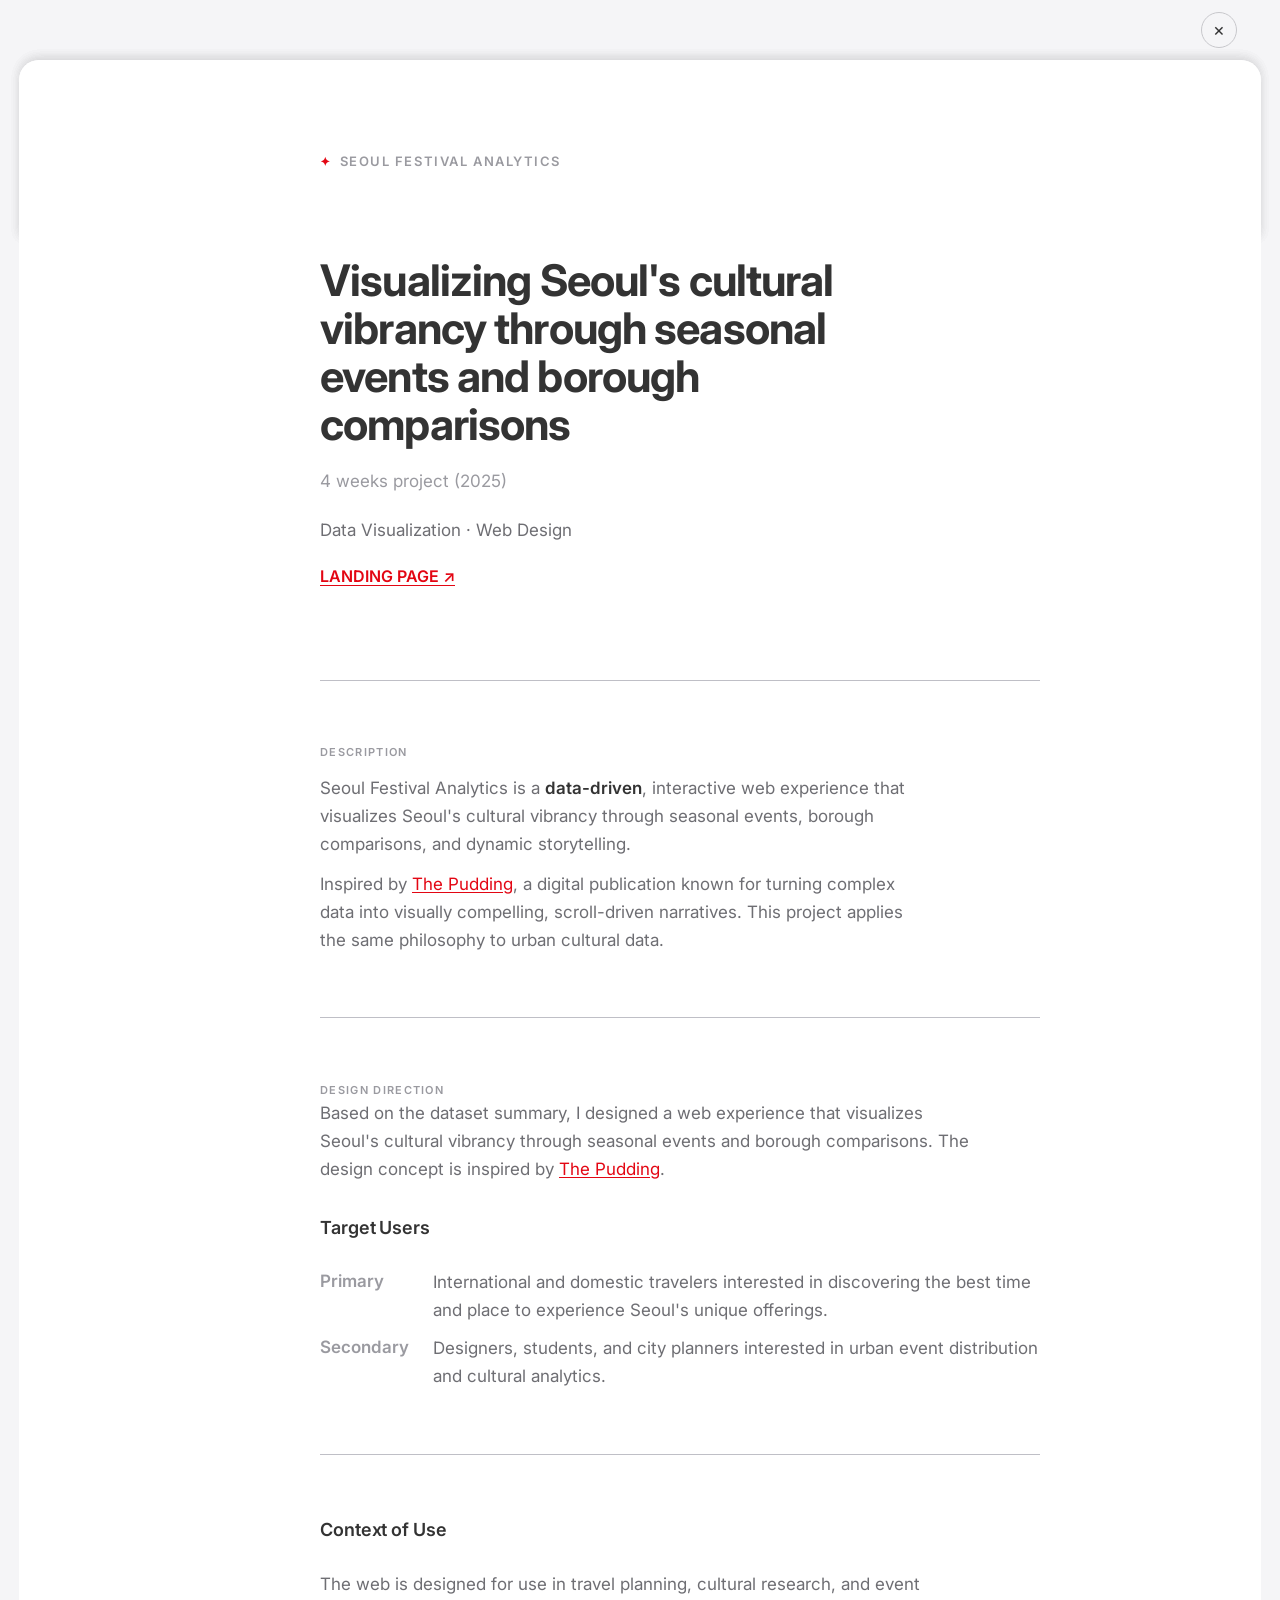
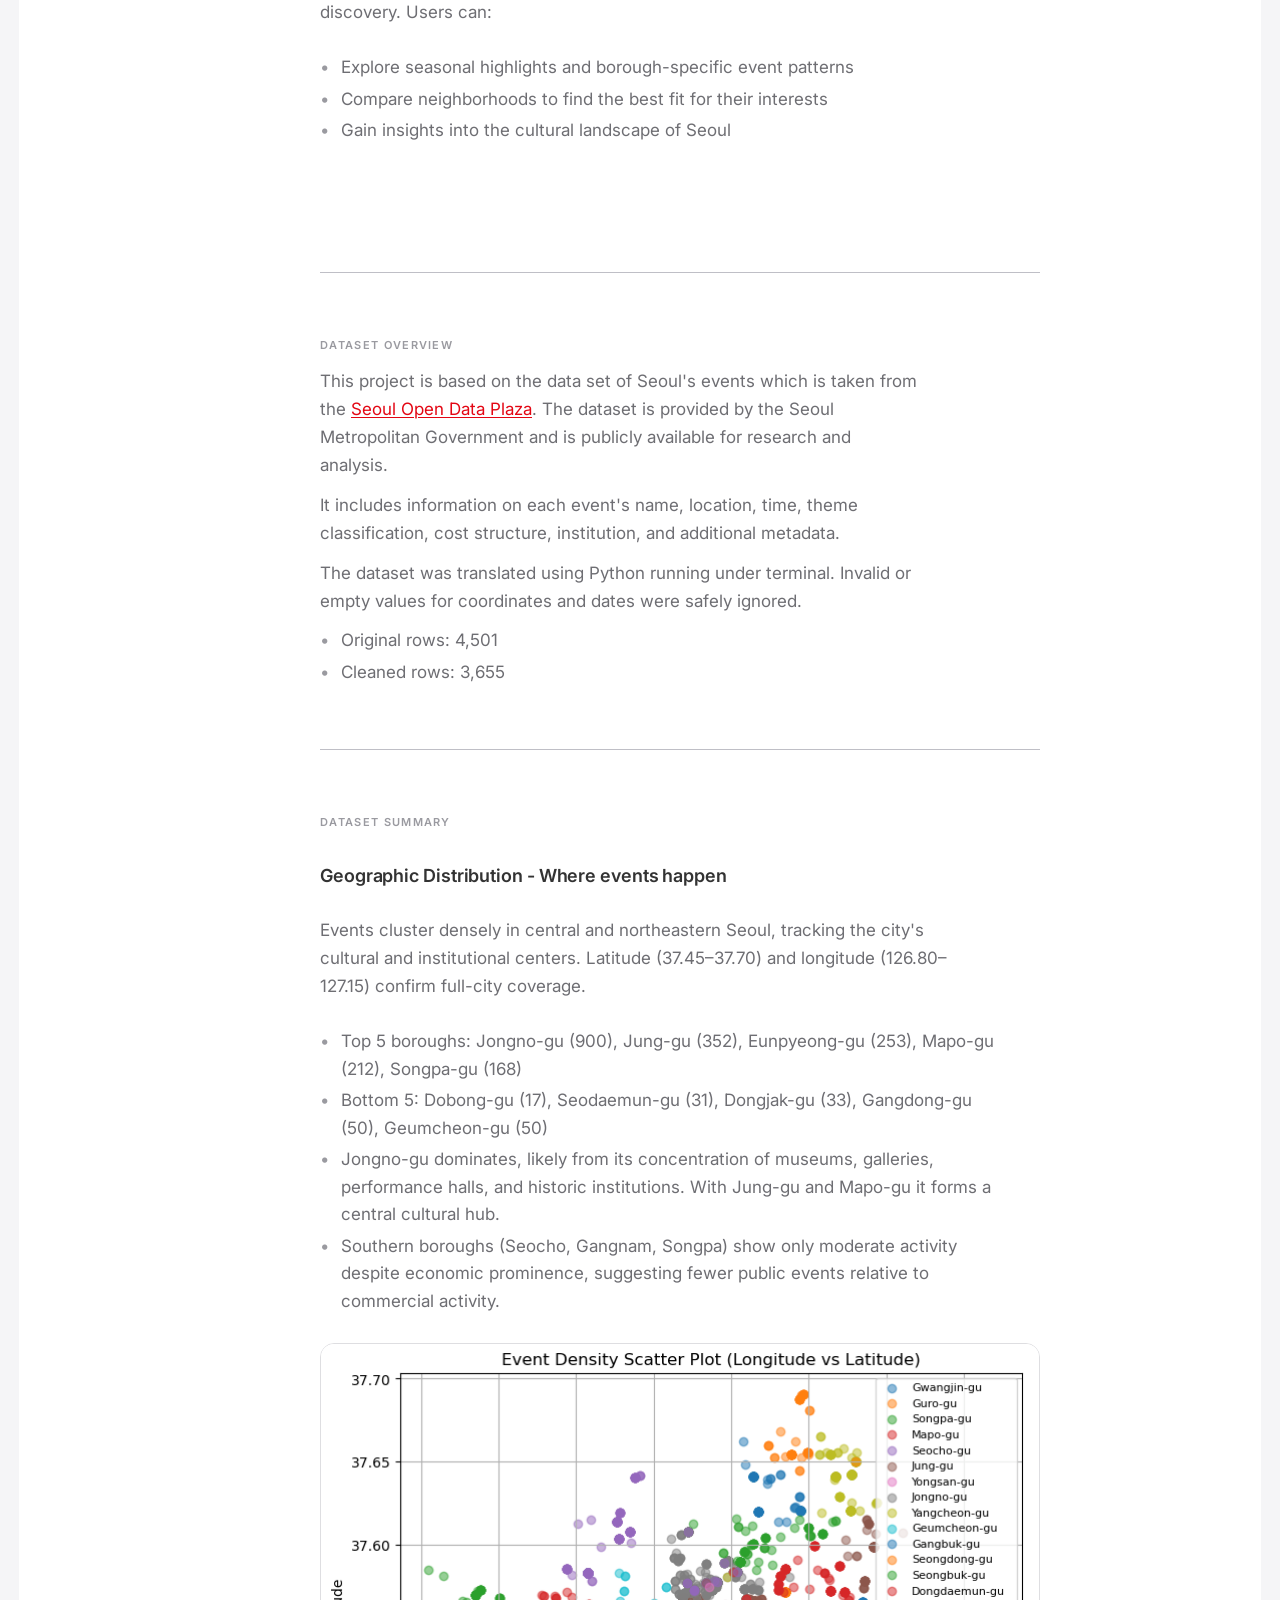
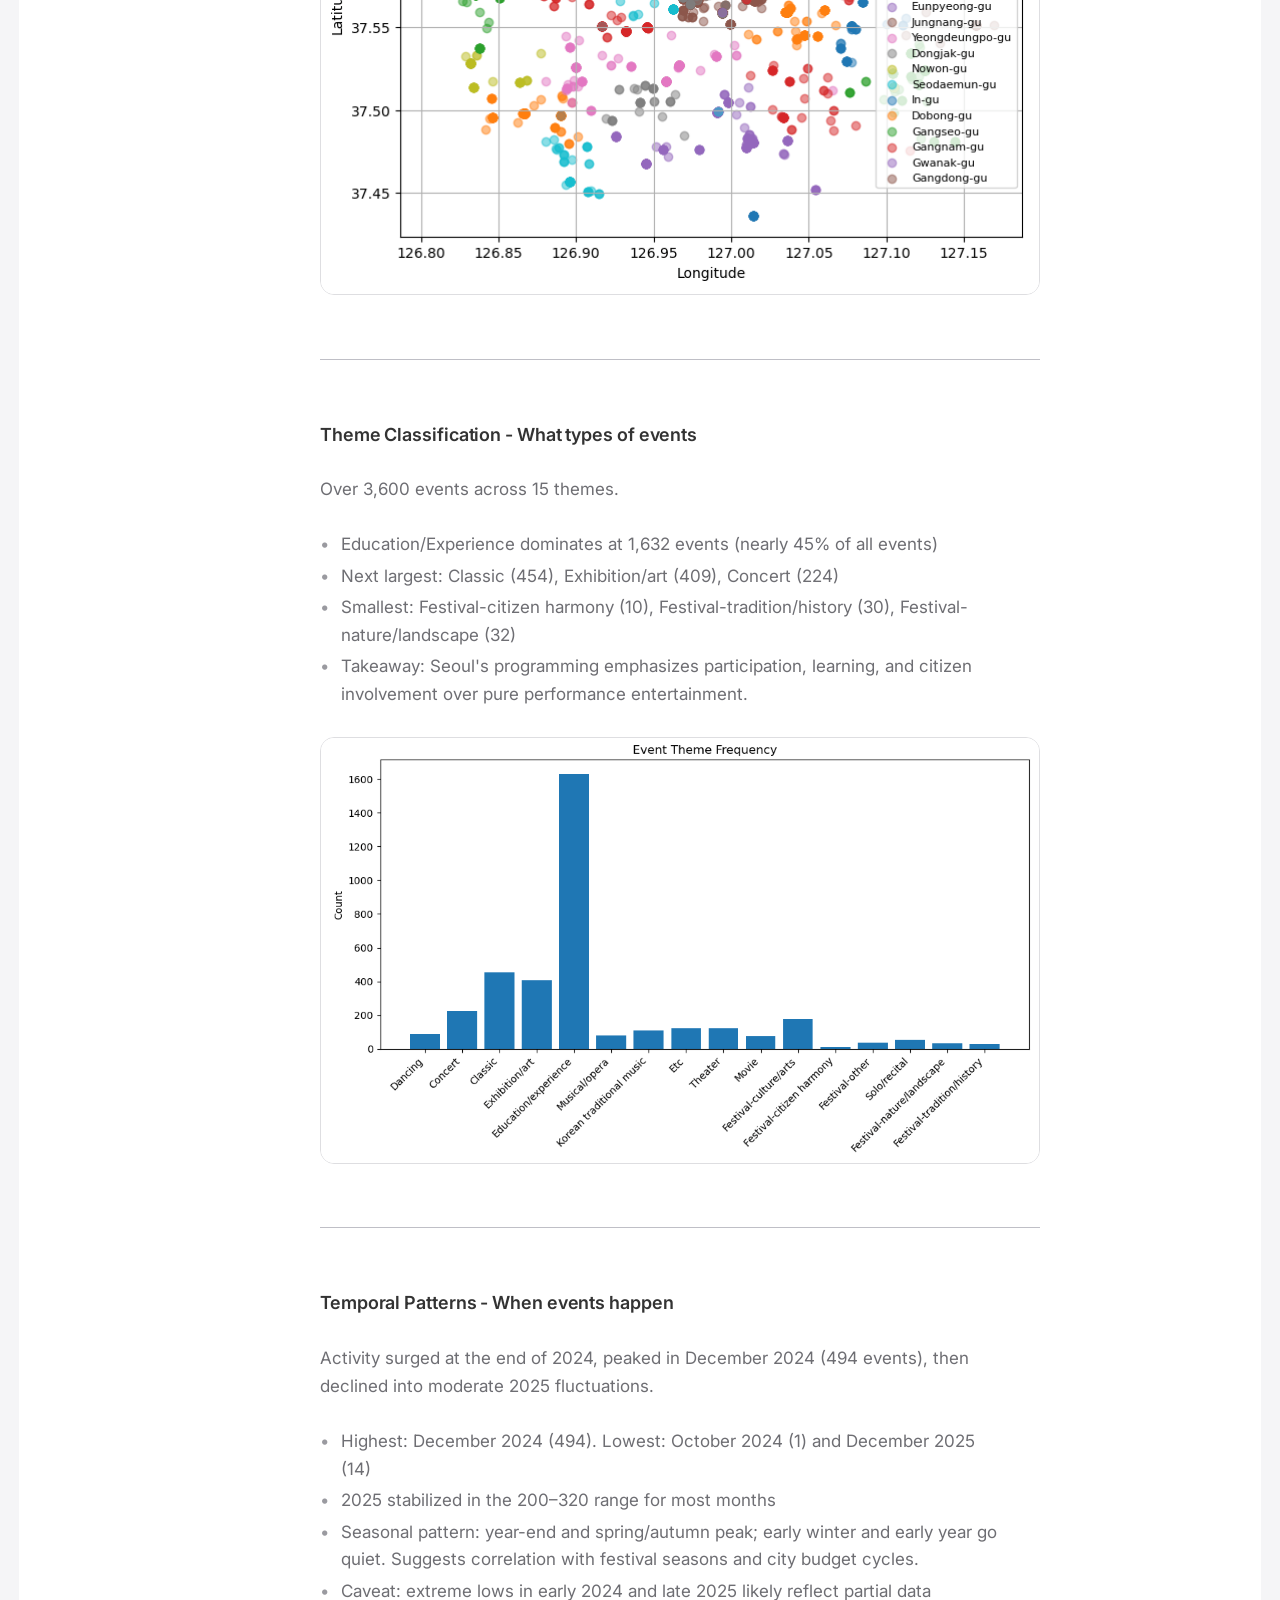
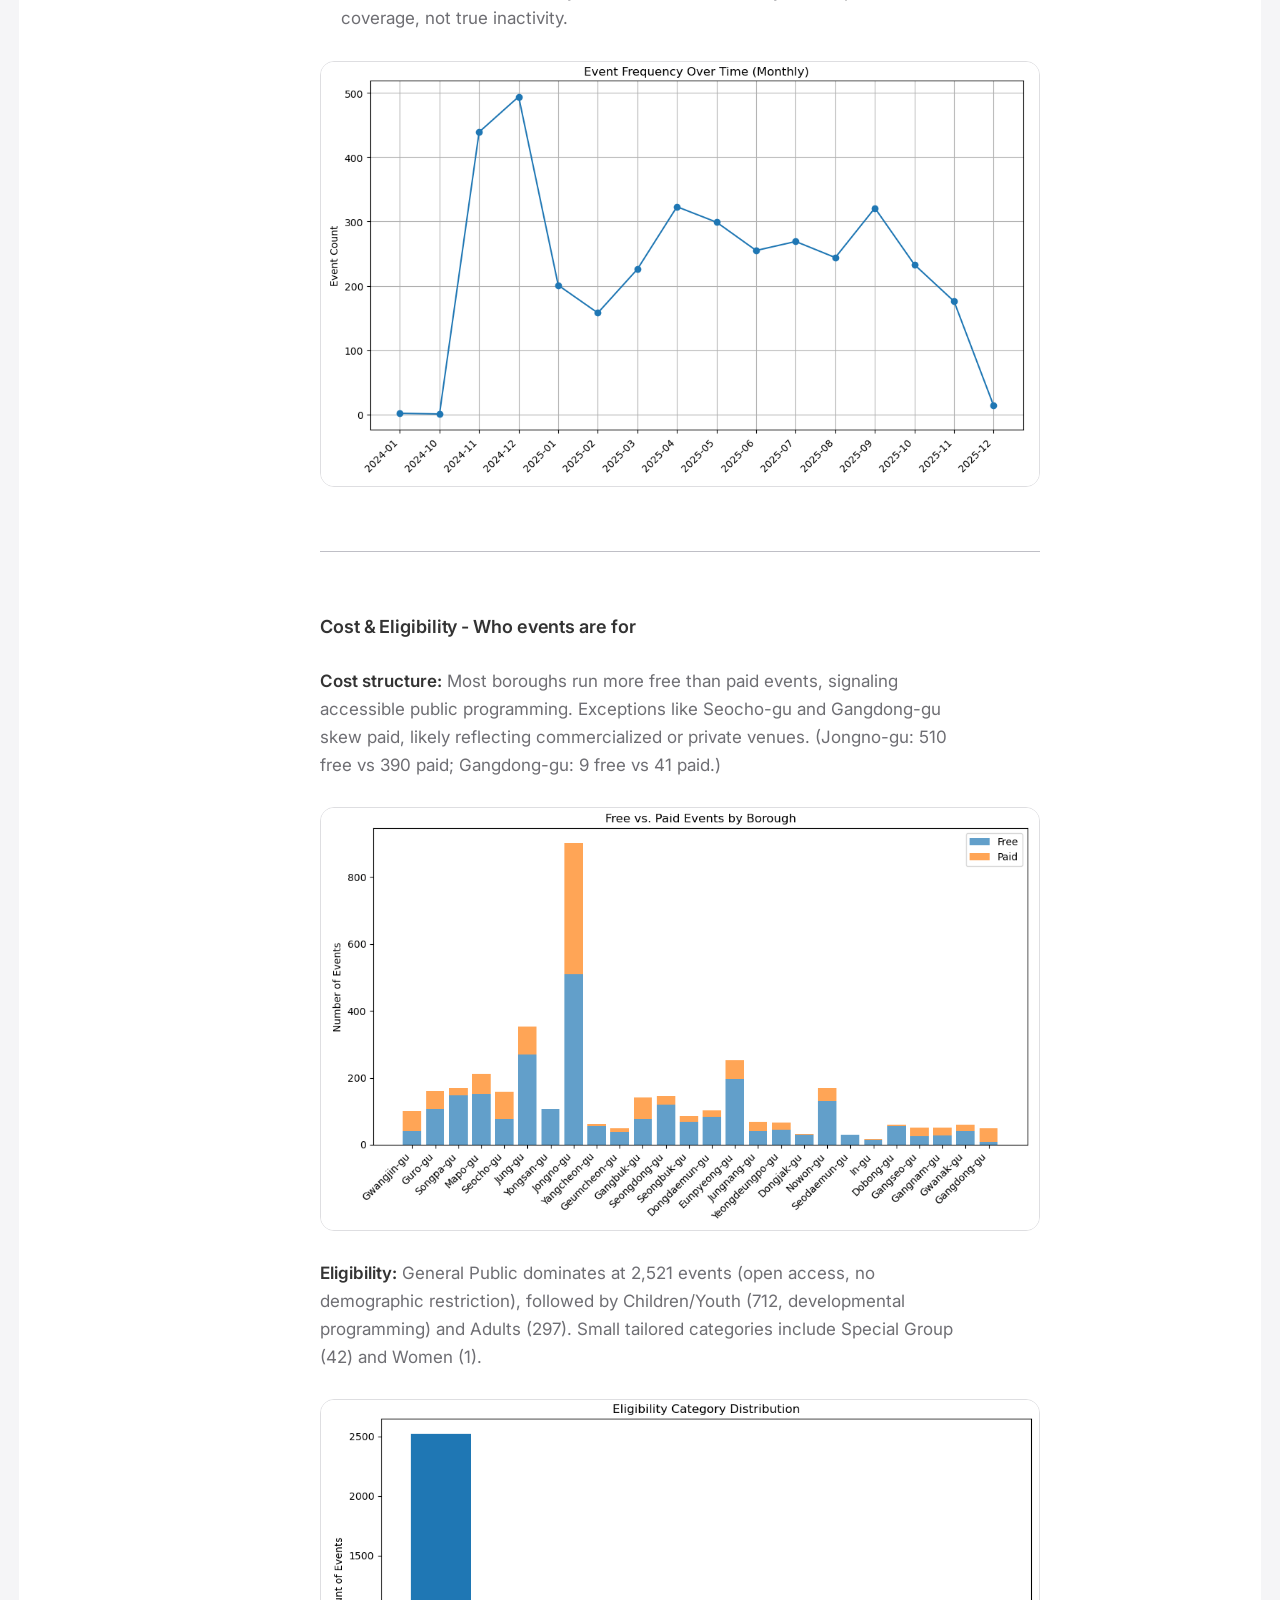
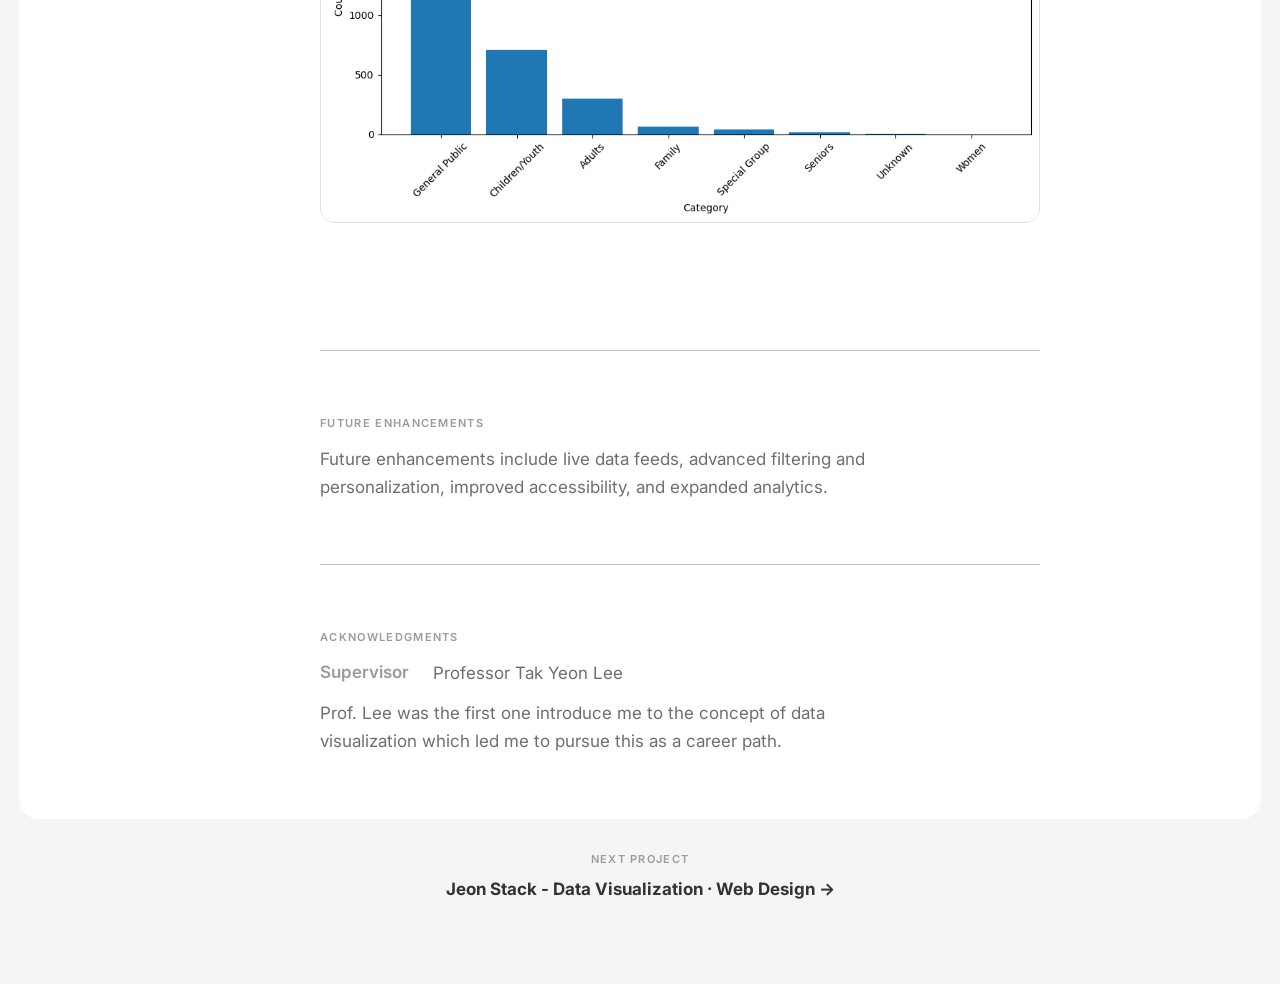
<file: Project/SeoulFestivalAnalytics.html>
<!DOCTYPE html>
<html lang="en">
<head>
  <meta charset="UTF-8">
  <meta name="viewport" content="width=device-width, initial-scale=1.0">
  <title>Seoul Festival Analytics — Jana</title>
  <meta name="description" content="Seoul Festival Analytics: A data-driven, interactive web experience that visualizes Seoul's cultural vibrancy through seasonal events, borough comparisons, and dynamic storytelling.">
  <link rel="preconnect" href="https://fonts.googleapis.com">
  <link rel="preconnect" href="https://fonts.gstatic.com" crossorigin>
  <link href="https://fonts.googleapis.com/css2?family=Inter:ital,wght@0,300;0,400;0,500;0,600;0,700;1,400&display=swap" rel="stylesheet">
  <link rel="icon" type="image/png" href="../assets/World/Favicon.png">
  <link rel="stylesheet" href="../css/base.css">
  <link rel="stylesheet" href="../css/case-study.css">
  <link rel="stylesheet" href="../css/SeoulFestival.css">
</head>
<body>

  <!-- Navigation outside the card -->
   <nav class = "outer-nav" aria-label="Project navigation">
    <a href="../index.html" class="close" aria-label="Back to work">×</a>
  </nav>

  <main class="sf-main">
    <!-- Navigation stack: peek card peeks above hero -->
     <div class="sf-stack">
      <!-- <a href="../Project/ForgottenPages.html" class="sf-peek-card sf-peek-card--forgotten" aria-label="Next project: Forgotten Pages">
        <span class="sf-peek-card__label">✦ Forgotten Pages</span>
      </a> -->

      <a href="../Project/LiveSpace.html" class="sf-peek-card sf-peek-card--livespace" aria-label="Next project: Live Space">
        <span class="sf-peek-card__label">✦ Live Space</span>
      </a>

      <a href="../Project/JeonStack.html" class="sf-peek-card sf-peek-card--jeon" aria-label="Next project: Jeon Stack">
        <span class="sf-peek-card__label">✦ Jeon Stack</span>
      </a>

      <a href="../Project/TeslaCoaching.html" class="sf-peek-card sf-peek-card--tesla" aria-label="Next project: RoadCoach">
        <span class="sf-peek-card__label">✦ RoadCoach</span>
      </a>

  
    <!-- Hero card -->
    <div class = "sf-hero-card">
      <!-- Left: brand mark + illustration -->
      <div class = "sf-card-left">
        <div class = "sf-card-brand" data-animate>
          <span class = "sf-brand-mark">✦</span>
          Seoul Festival Analytics
        </div>
      </div>
      <!-- Right: title + meta -->
      <div class = "sf-card-right">
        <h1 class = "sf-card-title" data-animate data-delay="80">Visualizing Seoul's cultural vibrancy through seasonal events and borough comparisons</h1>
        <p class = "sf-card-timeline" data-animate data-delay="160">4 weeks project (2025)</p>
        <p class = "sf-card-tags" data-animate data-delay="240">
          Data Visualization · Web Design<br>
           
        </p>
        <a href="https://zazzng.github.io/SeoulFestivalAnalysis/" class = "sf-prototype-link" target="_blank" rel="noopener" data-animate data-delay="320">LANDING PAGE ↗</a>
      </div>
    </div><!-- /.sf-hero-card -->
     </div><!-- /.sf-stack -->

     <div class = "sf-content-card">
      <!-- Description -->
       <section class = "sf-card-section">
        <div class = "sf-desc-inner">
          <span class = "sf-section-label" data-animate data-delay="320">Description</span>
          <p data-animate data-delay="320">
            Seoul Festival Analytics is a <strong>data-driven</strong>, interactive web experience that visualizes Seoul's cultural vibrancy through seasonal events, borough comparisons, and dynamic storytelling. 
          </p>
          <p data-animate data-delay="320">
            Inspired by <a href="https://pudding.cool" target="_blank" rel="noopener noreferrer">The Pudding</a>, a digital publication known for turning complex data into visually compelling, scroll-driven narratives. This project applies the same philosophy to urban cultural data. 
          </p>
        </div>
      </section>

      <!-- Design Direction -->
        <section class="sf-card-section sf-card-section--summary">
          <div class="sf-desc-inner">
            <span class="sf-section-label" data-animate="fade-only">Design Direction</span>
            <p data-animate data-delay="80">
              Based on the dataset summary, I designed a web experience that visualizes Seoul's cultural vibrancy through seasonal events and borough comparisons. The design concept is inspired by <a href="https://pudding.cool" target="_blank" rel="noopener noreferrer">The Pudding</a>.
            </p>

            <div class="sf-subsection sf-subsection--first">
              <h2 class="sf-subsection__title" data-animate>Target Users</h2>
              <dl class="sf-target-users" data-animate data-delay="80">
                <dt>Primary</dt><dd>International and domestic travelers interested in discovering the best time and place to experience Seoul's unique offerings.</dd>
                <dt>Secondary</dt><dd>Designers, students, and city planners interested in urban event distribution and cultural analytics.</dd>
              </dl>
            </div>

            <div class="sf-subsection">
              <h2 class="sf-subsection__title" data-animate>Context of Use</h2>
              <p data-animate data-delay="80">
                The web is designed for use in travel planning, cultural research, and event discovery. Users can:
              </p>
              <ul class="sf-data-list" data-animate data-delay="160">
                <li>Explore seasonal highlights and borough-specific event patterns</li>
                <li>Compare neighborhoods to find the best fit for their interests</li>
                <li>Gain insights into the cultural landscape of Seoul</li>
              </ul>
            </div>
          </div>
        </section>

      <!-- Introduce Dataset -->
       <section class = "sf-card-section sf-card-section--alt">
        <div class = "sf-desc-inner">
          <span class = "sf-section-label" data-animate data-delay="240">Dataset Overview</span>
          <p data-animate data-delay="320">
            This project is based on the data set of Seoul's events which is taken from the <a href="https://data.seoul.go.kr/dataList/OA-15555/S/1/datasetView.do" target="_blank" rel="noopener noreferrer">Seoul Open Data Plaza</a>. The dataset is provided by the Seoul Metropolitan Government and is publicly available for research and analysis.
          </p>
          <p data-animate data-delay="320">
           It includes information on each event's name, location, time, theme classification, cost structure, institution, and additional metadata.
          </p>
          <p data-animate data-delay="320">
            The dataset was translated using Python running under terminal. Invalid or empty values for coordinates and dates were safely ignored.
          </p>
          <ul class="sf-data-list" data-animate data-delay="320">
            <li>Original rows: 4,501</li>
            <li>Cleaned rows: 3,655</li>
          </ul>
        </div>
      </section>

      <!-- Summarize Dataset -->
        <section class="sf-card-section sf-card-section--summary">
          <div class="sf-desc-inner">
            <span class="sf-section-label" data-animate="fade-only">Dataset Summary</span>

            <!-- Geographic Distribution -->
            <div class="sf-subsection sf-subsection--first">
              <h2 class="sf-subsection__title" data-animate>Geographic Distribution - Where events happen</h2>
              <p data-animate data-delay="80">
                Events cluster densely in central and northeastern Seoul, tracking the city's cultural and institutional centers. Latitude (37.45–37.70) and longitude (126.80–127.15) confirm full-city coverage.
              </p>
              <ul class="sf-data-list" data-animate data-delay="160">
                <li>Top 5 boroughs: Jongno-gu (900), Jung-gu (352), Eunpyeong-gu (253), Mapo-gu (212), Songpa-gu (168)</li>
                <li>Bottom 5: Dobong-gu (17), Seodaemun-gu (31), Dongjak-gu (33), Gangdong-gu (50), Geumcheon-gu (50)</li>
                <li>Jongno-gu dominates, likely from its concentration of museums, galleries, performance halls, and historic institutions. With Jung-gu and Mapo-gu it forms a central cultural hub.</li>
                <li>Southern boroughs (Seocho, Gangnam, Songpa) show only moderate activity despite economic prominence, suggesting fewer public events relative to commercial activity.</li>
              </ul>
              <img src="../assets/SeoulFestival/Event Density Scatter Plot.png" alt="Scatter plot of event density across Seoul" class="sf-data-img" data-animate="illustration" data-delay="240">
            </div>

            <!-- Theme Classification -->
            <div class="sf-subsection">
              <h2 class="sf-subsection__title" data-animate>Theme Classification - What types of events</h2>
              <p data-animate data-delay="80">
                Over 3,600 events across 15 themes.
              </p>
              <ul class="sf-data-list" data-animate data-delay="160">
                <li>Education/Experience dominates at 1,632 events (nearly 45% of all events)</li>
                <li>Next largest: Classic (454), Exhibition/art (409), Concert (224)</li>
                <li>Smallest: Festival-citizen harmony (10), Festival-tradition/history (30), Festival-nature/landscape (32)</li>
                <li>Takeaway: Seoul's programming emphasizes participation, learning, and citizen involvement over pure performance entertainment.</li>
              </ul>
              <img src="../assets/SeoulFestival/EventTheme Frequency.png" alt="Bar chart of event theme classification" class="sf-data-img" data-animate="illustration" data-delay="240">
            </div>

            <!-- Temporal Patterns -->
            <div class="sf-subsection">
              <h2 class="sf-subsection__title" data-animate>Temporal Patterns - When events happen</h2>
              <p data-animate data-delay="80">
                Activity surged at the end of 2024, peaked in December 2024 (494 events), then declined into moderate 2025 fluctuations.
              </p>
              <ul class="sf-data-list" data-animate data-delay="160">
                <li>Highest: December 2024 (494). Lowest: October 2024 (1) and December 2025 (14)</li>
                <li>2025 stabilized in the 200–320 range for most months</li>
                <li>Seasonal pattern: year-end and spring/autumn peak; early winter and early year go quiet. Suggests correlation with festival seasons and city budget cycles.</li>
                <li>Caveat: extreme lows in early 2024 and late 2025 likely reflect partial data coverage, not true inactivity.</li>
              </ul>
              <img src="../assets/SeoulFestival/EventOverTime.png" alt="Line chart of event frequency by month" class="sf-data-img" data-animate="illustration" data-delay="240">
            </div>

            <!-- Cost and Eligibility -->
            <div class="sf-subsection">
              <h2 class="sf-subsection__title" data-animate>Cost &amp; Eligibility - Who events are for</h2>
              <p data-animate data-delay="80">
                <strong>Cost structure:</strong> Most boroughs run more free than paid events, signaling accessible public programming. Exceptions like Seocho-gu and Gangdong-gu skew paid, likely reflecting commercialized or private venues. (Jongno-gu: 510 free vs 390 paid; Gangdong-gu: 9 free vs 41 paid.)
              </p>
              <img src="../assets/SeoulFestival/CostEvent.png" alt="Bar chart of event cost by borough" class="sf-data-img" data-animate="illustration" data-delay="160">
              <p data-animate data-delay="240">
                <strong>Eligibility:</strong> General Public dominates at 2,521 events (open access, no demographic restriction), followed by Children/Youth (712, developmental programming) and Adults (297). Small tailored categories include Special Group (42) and Women (1).
              </p>
              <img src="../assets/SeoulFestival/EligibilityEvent.png" alt="Bar chart of event eligibility" class="sf-data-img" data-animate="illustration" data-delay="320">
            </div>

          </div>
        </section>

      <!-- Future Enhancements -->
       <section class = "sf-card-section">
        <div class = "sf-desc-inner">
          <span class = "sf-section-label" data-animate data-delay="320">Future Enhancements</span>
          <p data-animate data-delay="320">
            Future enhancements include live data feeds, advanced filtering and personalization, improved accessibility, and expanded analytics.
          </p>
        </div>
      </section>

      <!-- Acknowledgments -->
      <section class = "sf-card-section">
        <div class = "sf-desc-inner">
          <span class = "sf-section-label" data-animate data-delay="320">Acknowledgments</span>
          <dl class = "sf-acknowledgments" data-animate data-delay="320">
            <dt>Supervisor</dt><dd>Professor Tak Yeon Lee</dd>
          </dl>
          <p class="sf-credits-note" data-animate data-delay="320">Prof. Lee was the first one introduce me to the concept of data visualization which led me to pursue this as a career path.</p>
        </div>
      </section>
    </div><!-- /.sf-content-card -->

    <!-- Next Project -->
    <section class="sf-next">
      <span class="sf-next-label" data-animate="fade-only">Next Project</span>
      <a href="../Project/JeonStack.html" class="sf-next-link" data-animate data-delay="80">Jeon Stack - Data Visualization · Web Design →</a>
    </section>
      
    

  </main>
  
  <script src="../js/SeoulFestival.js" defer></script>
  <script src="../js/projectStack.js" defer></script>
</body>
</html>
</file>
<file: css/base.css>
/* ============================================================
   BASE — Tokens · Reset · Typography · Layout · Utilities
   ============================================================
   Loaded on every page. Contains:
   - Design tokens (CSS custom properties)
   - Reset & base element styles
   - Typography scale (.display, .h1, .h2, .h3, .label)
   - Layout helpers (.container, .grid-12, .section, hr.divider)
   - Scroll progress bar
   - Scroll reveal animation
   ============================================================
   DESIGN SYSTEM — Apple × Swiss
   Near-monochrome surface, one functional accent (Swiss red),
   a single grotesque type family, and a visible 12-column grid.
   ============================================================ */

@import url('https://fonts.googleapis.com/css2?family=Inter:ital,wght@0,300;0,400;0,500;0,600;0,700;0,800;1,400&display=swap');

/* ---- Design Tokens ---- */
:root {
  /* Surface — the ground sits apart from the white cards so the
     card stack reads as depth without using any color */
  --outer:     #F5F5F7;
  --off-white: #F5F5F7;
  --bg:        #F5F5F7;
  --surface:   #FFFFFF;
  --surface-2: #F0F0F2;
  --border:    #DEDEE1;
  --border-strong: #C7C7CB;

  /* Card stack — grey while a project waits behind,
     returning to --surface when brought to the front.
     Ramps light-to-dark going back, so the nearest strip
     reads closest to the active white card. */
  --peek-1: #D7D7DE;   /* furthest back */
  --peek-2: #DDDDE3;
  --peek-3: #E3E3E8;
  --peek-4: #E9E9ED;   /* nearest the active card */

  /* Ink */
  --ink-1:     #333333;   /* headings, high-contrast text */
  --ink-2:     #6E6E73;   /* body / secondary text */
  --ink-3:     #9A9AA0;   /* labels, metadata, placeholders */
  --white:     #FFFFFF;

  /* The one accent — used only for links, active states, key CTAs */
  --accent:       #E30613;
  --accent-hover: #B8040D;

  /* Legacy alias kept for older declarations */
  --fontColor: var(--ink-1);

  /* Fonts */
  --font-serif: var(--font-sans);
  --font-sans:  'Inter', -apple-system, BlinkMacSystemFont, 'Helvetica Neue', Arial, sans-serif;

  /* Easing */
  --ease:     cubic-bezier(0.25, 0.1, 0.25, 1);
  --ease-out: cubic-bezier(0.0, 0.0, 0.2, 1);

  /* Durations — kept short and purposeful, no decorative motion */
  --t-fast:   140ms;
  --t-base:   220ms;
  --t-slow:   320ms;
  --t-slower: 420ms;

  /* Layout */
  --max-w:  1200px;
  --gutter: clamp(1.25rem, 4vw, 2.5rem);

  /* Breathing room between the case-study card and the viewport edge —
     the card runs nearly full-bleed, the inset just keeps it reading
     as a card sitting on the ground */
  --card-inset: clamp(0.75rem, 1.5vw, 1.5rem);

  /* The single inner margin of the case-study card. Every block
     inside the card — hero, sections, media — starts at this edge,
     so the whole page shares one left column line. */
  --card-pad: clamp(1.5rem, 4.5vw, 5.5rem);

  /* Body copy is centred on screen. The column's left edge sits
     half a measure back from the middle of the viewport, so the
     text block lands in the centre while the big project title
     stays out on the card's left column line.
     Widen --body-measure to push the column left, narrow it to
     push right. */
  --body-measure: 40rem;
  --body-indent: max(
    0rem,
    calc((100vw - var(--body-measure)) / 2 - var(--card-inset) - var(--card-pad))
  );

  /* Section rules read as structure, so they sit a step darker
     than the hairline borders used on cards and media frames. */
  --rule-color: #BFBFC6;

  /* How far a section rule runs. Matched to the body measure —
     a full-bleed hairline reads as a page break, not a section
     break, and leaves a long tail of empty rule past the text. */
  --rule-w: 72ch;

  /* Spacing scale */
  --space-1: 0.5rem;
  --space-2: 1rem;
  --space-3: 1.5rem;
  --space-4: 2rem;
  --space-5: 3rem;
  --space-6: 4rem;
  --space-7: 6rem;
  --space-8: 8rem;

  /* Radii */
  --radius-sm: 8px;
  --radius-md: 14px;
  --radius-lg: 20px;

  /* Shadows — soft, neutral, never colored */
  --shadow-sm: 0 8px 24px rgba(0, 0, 0, 0.06);
  --shadow-md: 0 20px 48px rgba(0, 0, 0, 0.10);

  /* All per-project "brand card" colors now converge on the shared surface */
  --background-fp-card: var(--surface);
  --background-js-card: var(--surface);
  --background-ls-card: var(--surface);
  --background-sf-card: var(--surface);
  --background-tc-card: var(--surface);

  --font-color-fp: var(--ink-1);
  --font-color-js: var(--ink-1);
  --font-color-ls: var(--ink-1);
  --font-color-sf: var(--ink-1);
  --font-color-tc: var(--ink-1);

  --font-size-base: 1.0625rem;

  --next-label: var(--ink-3);
  --next-link:  var(--ink-1);
  --next-hover-link: var(--accent);

  /* Close button — neutral utility control, not an accent surface */
  --close-button:            transparent;
  --close-button-border:     var(--border-strong);
  --close-button-text:       var(--ink-1);
  --close-hover-button-text: var(--white);
  --close-hover-button-bg:   var(--ink-1);
}

/* ---- Reset ---- */
*, *::before, *::after {
  box-sizing: border-box;
  margin: 0;
  padding: 0;
}

html {
  scroll-behavior: smooth;
  -webkit-font-smoothing: antialiased;
  -moz-osx-font-smoothing: grayscale;
}

body {
  font-family: var(--font-sans);
  font-size: 1rem;
  line-height: 1.6;
  color: var(--ink-2);
  background-color: var(--bg);
}

img, svg  { display: block; max-width: 100%; }
a         { color: inherit; }
button    { font: inherit; cursor: pointer; border: none; background: none; }
ul, ol    { list-style: none; }

:focus-visible {
  outline: 2px solid var(--accent);
  outline-offset: 3px;
  border-radius: 3px;
}

/* ---- Scroll Progress Bar ---- */
#scroll-progress {
  position: fixed;
  top: 0; left: 0;
  width: 0%;
  height: 2px;
  background: var(--ink-1);
  z-index: 9999;
  transition: width 60ms linear;
  pointer-events: none;
}

/* ---- Scroll Reveal ---- */
[data-reveal] {
  opacity: 0;
  transform: translateY(14px);
  transition:
    opacity var(--t-slow) var(--ease-out),
    transform var(--t-slow) var(--ease-out);
}

[data-reveal].revealed {
  opacity: 1;
  transform: translateY(0);
}

/* Stagger delays — use data-reveal="d1", "d2", "d3", "d4" */
[data-reveal="d1"] { transition-delay: 60ms; }
[data-reveal="d2"] { transition-delay: 120ms; }
[data-reveal="d3"] { transition-delay: 180ms; }
[data-reveal="d4"] { transition-delay: 240ms; }

/* ---- Typography Scale ----
   Swiss-disciplined: a small number of confident sizes, tight
   leading, controlled tracking. Everything else varies only by
   weight and color. ---- */
.display {
  font-family: var(--font-sans);
  font-size: clamp(3rem, 7vw, 7.5rem);
  font-weight: 700;
  line-height: 0.98;
  letter-spacing: -0.02em;
  color: var(--ink-1);
}

.display em,
.display-italic {
  font-style: normal;
  font-weight: 400;
  font-family: var(--font-sans);
}

.h1 {
  font-family: var(--font-sans);
  font-size: clamp(2.25rem, 4vw, 3.75rem);
  font-weight: 700;
  line-height: 1.06;
  letter-spacing: -0.02em;
  color: var(--ink-1);
}

.h2 {
  font-family: var(--font-sans);
  font-size: clamp(1.625rem, 2.75vw, 2.375rem);
  font-weight: 600;
  line-height: 1.15;
  letter-spacing: -0.01em;
  color: var(--ink-1);
}

.h3 {
  font-family: var(--font-sans);
  font-size: 1.0625rem;
  font-weight: 600;
  line-height: 1.4;
  color: var(--ink-1);
}

/* Small uppercase label — used for kickers, metadata, section markers */
.label {
  display: block;
  font-family: var(--font-sans);
  font-size: 0.6875rem;
  font-weight: 600;
  letter-spacing: 0.14em;
  text-transform: uppercase;
  color: var(--ink-3);
}

/* ---- Pill link ---- */
/* Outlined contact/CTA link. Used on the home masthead and About page. */
.pill-link {
  display: inline-block;
  padding: 0.55rem 1.375rem;
  border: 1px solid var(--border-strong);
  border-radius: 100px;
  font-family: var(--font-sans);
  font-size: 0.875rem;
  font-weight: 500;
  color: var(--ink-1);
  text-decoration: none;
  transition: background var(--t-base) var(--ease), color var(--t-base) var(--ease), border-color var(--t-base) var(--ease);
}

.pill-link:hover {
  background: var(--accent);
  border-color: var(--accent);
  color: var(--white);
}

/* ---- Layout ---- */
.container {
  width: min(var(--max-w), 100% - (var(--gutter) * 2));
  margin-inline: auto;
}

/* Visible 12-column modular grid — the Swiss structural backbone */
.grid-12 {
  display: grid;
  grid-template-columns: repeat(12, 1fr);
  column-gap: var(--gutter);
}

/* Standard vertical section padding */
.section {
  padding-block: clamp(4rem, 8vw, 8rem);
}

.section--sm {
  padding-block: clamp(2rem, 4vw, 4rem);
}

hr.divider {
  border: none;
  border-top: 1px solid var(--border);
}

/* Narrow screens have no room to hang a label — body returns flush */
@media (max-width: 900px) {
  :root { --body-indent: 0rem; }
}

/* ============================================================
   SCROLL-TO-ADVANCE — the case-study pull gesture
   ============================================================
   Driven by js/projectStack.js, which writes --pull (0 → 1) and
   --pull-y onto the root as you keep scrolling up at the top of
   a project page. No transitions on the pull itself — the JS
   drives it per frame, including the spring back.
   ============================================================ */

:root {
  --pull: 0;
  --pull-y: 0px;
}

/* stop the browser's own overscroll bounce fighting the gesture */
body { overscroll-behavior-y: contain; }

.ls-main, .fp-main, .js-main, .sf-main, .tc-main {
  transform: translate3d(0, var(--pull-y), 0);
  will-change: transform;
}

/* the strips are decoration now — the gesture replaced the click */
.ls-peek-card, .fp-peek-card, .js-peek-card, .sf-peek-card, .tc-peek-card {
  pointer-events: none;
  cursor: default;
}

/* commit: the card assembly clears out, then the next project loads */
body.stack-committing .ls-main,
body.stack-committing .fp-main,
body.stack-committing .js-main,
body.stack-committing .sf-main,
body.stack-committing .tc-main {
  transition: transform 400ms cubic-bezier(0.4, 0, 1, 1), opacity 400ms var(--ease);
  transform: translate3d(0, 55vh, 0);
  opacity: 0;
}

/* ---- Pull indicator ---- */
.stack-pull {
  position: fixed;
  top: 0; left: 0; right: 0;
  height: 104px;
  display: flex;
  flex-direction: column;
  align-items: center;
  justify-content: center;
  gap: 0.5rem;
  pointer-events: none;
  z-index: 1;
  opacity: clamp(0, calc(var(--pull) * 2.4 - 0.3), 1);
}

.stack-pull__label {
  font-family: var(--font-sans);
  font-size: 0.6875rem;
  font-weight: 600;
  letter-spacing: 0.14em;
  text-transform: uppercase;
  color: var(--ink-2);
}

.stack-pull__track {
  width: 132px;
  height: 2px;
  background: var(--border);
  overflow: hidden;
}

.stack-pull__fill {
  display: block;
  height: 100%;
  width: calc(var(--pull) * 100%);
  background: var(--ink-1);
}

.stack-pull__hint {
  font-family: var(--font-sans);
  font-size: 0.625rem;
  letter-spacing: 0.1em;
  text-transform: uppercase;
  color: var(--ink-3);
  /* only surfaces once you are most of the way there */
  opacity: clamp(0, calc(var(--pull) * 3 - 1.7), 1);
}

/* armed — the one moment the accent earns its place */
.stack-pull.is-armed .stack-pull__fill  { background: var(--accent); }
.stack-pull.is-armed .stack-pull__label { color: var(--accent); }
.stack-pull.is-armed .stack-pull__hint  { opacity: 0; }
</file>
<file: css/home.css>
/* ============================================================
   HOME — Apple × Swiss
   ============================================================
   Flat off-white ground, one 12-column grid, one accent used
   only on the primary CTAs. No decorative animation — entrance
   motion comes solely from the shared [data-reveal] fade/rise.
   ============================================================ */

:root {
  --home-gutter: clamp(1.5rem, 6vw, 5rem);
}

/* The carousel is full-bleed (it breaks out with a negative margin), so the
   sideways overflow has to be hidden. It must be CLIPPED, not scrolled away:
   overflow-x:hidden turns both html and body into scroll containers, and that
   stops the wheel from scrolling the page at all — on a short window the page
   simply would not move. overflow:clip hides the same overflow without
   creating a scroll container. */
html, body {
  overflow-x: clip;
  background: var(--bg);
}

body {
  color: var(--ink-1);
}

.home {
  max-width: 1440px;
  margin-inline: auto;
  padding-inline: var(--home-gutter);
}

/* ─────────────────────────────
   MASTHEAD
   The work leads the page now, so the top carries only the
   name and the way through to About.
───────────────────────────── */
.home-head {
  display: flex;
  align-items: baseline;
  justify-content: center;
  gap: 1rem;
  padding-block: clamp(2rem, 5vw, 3.5rem) clamp(2rem, 5vw, 3rem);
}

.home-head__mark {
  font-family: var(--font-sans);
  font-size: 0.75rem;
  font-weight: 600;
  letter-spacing: 0.14em;
  text-transform: uppercase;
  color: var(--ink-2);
  text-decoration: none;
  padding-bottom: 2px;
  border-bottom: 1px solid transparent;
  transition: color var(--t-fast) var(--ease), border-color var(--t-fast) var(--ease);
}

.home-head__nav {
  display: flex;
  gap: 1.5rem;
}

.home-head__link {
  font-family: var(--font-sans);
  font-size: 0.75rem;
  font-weight: 600;
  letter-spacing: 0.14em;
  text-transform: uppercase;
  color: var(--ink-2);
  text-decoration: none;
  padding-bottom: 2px;
  border-bottom: 1px solid transparent;
  transition: color var(--t-fast) var(--ease), border-color var(--t-fast) var(--ease);
}

.home-head__link:hover {
  color: var(--accent);
  border-bottom-color: var(--accent);
}

/* ─────────────────────────────
   SELECTED WORKS
───────────────────────────── */
.work {
  padding-block: 0 clamp(9rem, 13vw, 11rem);
}

.work__head {
  display: flex;
  align-items: baseline;
  gap: 1rem;
  margin-bottom: clamp(1.5rem, 4vw, 2.5rem);
  padding-top: clamp(1.5rem, 4vw, 2.5rem);
}

.work__index {
  font-family: var(--font-sans);
  font-size: 0.75rem;
  font-weight: 600;
  letter-spacing: 0.14em;
  color: var(--ink-3);
}

.work__label {
  color: var(--ink-3) !important;
}

/* ─────────────────────────────
   CAROUSEL
   A cover-flow fan. The project in the middle faces you square
   on; the ones either side are turned away on their vertical
   axis and pushed back into the distance, so the row reads as
   one curved shelf receding to both edges. Full-bleed, so
   "centre" means centre of the screen, not of the padded column.

   The turn and the depth are set per card by carousel.js from
   how far that card is from the middle — see the projection
   there. CSS only says how the pieces compose. Everything else
   (snapping, swiping, the loop) is still plain scrolling
   underneath: the 3D is decoration laid over a real scroller,
   never a substitute for it.
───────────────────────────── */
.carousel {
  --slide-w: clamp(260px, 23vw, 330px);
  margin-inline: calc(50% - 50vw);
}

.carousel__viewport {
  position: relative;
}

.carousel__track {
  display: flex;
  /* The one control for how far apart the cards sit. carousel.js keeps
     every seam equal to this, whatever the turn, so raising it opens the
     whole shelf evenly rather than only the ends. */
  gap: clamp(1rem, 2vw, 1.75rem);
  overflow-x: auto;
  overscroll-behavior-x: contain;
  scroll-behavior: smooth;
  /* No CSS scroll-snap here, deliberately. Snapping measures each card's
     TRANSFORMED box, and the fan moves every box as the track scrolls —
     so the snap points slide around underneath their own cards and a
     press lands a little further off centre each time. carousel.js snaps
     instead, off the layout positions, which the fan cannot disturb. */
  /* half a viewport minus half a slide, so the first and last
     can still reach the middle */
  padding-inline: calc(50% - var(--slide-w) / 2);
  /* generous block padding: a card turned toward you leans out of
     its own box, and the track clips (it is a scroll container) */
  padding-block: clamp(2.5rem, 5vw, 4rem);
  scrollbar-width: none;

  /* The vanishing point. It sits at the centre of the track's own box —
     which is the centre of the screen — so the card that scrolls into
     the middle is the one being looked at straight on. A long focal
     length keeps the fan calm; shorter would splay it. */
  perspective: 1500px;
  perspective-origin: 50% 50%;
}

.carousel__track::-webkit-scrollbar { display: none; }

/* Portrait, like a print in a rack — the fan reads better on tall
   cards than on the near-square ones the grid uses. */
.carousel .work-item {
  flex: 0 0 var(--slide-w);
  aspect-ratio: 1 / 1.24;

  /* --cf-rot and --cf-z are written by carousel.js on every scroll
     frame. No transition on transform: the scroll position already
     animates, and the fan has to track it frame for frame — a
     transition here would smear the whole shelf a beat behind. */
  /* --cf-face is the only part of this the stylesheet owns: 1 leaves the
     card at the angle the fan gave it, 0 squares it up to the viewer.
     Hover flips it, which is what turns a card to the front without
     touching its position or its depth — so it swings round on the spot
     instead of jumping. */
  transform:
    translateX(var(--cf-x, 0px))
    translateZ(var(--cf-z, 0px))
    rotateY(calc(var(--cf-rot, 0deg) * var(--cf-face, 1)));
  opacity: var(--cf-fade, 1);
  z-index: var(--cf-layer, 1);

  /* The hover lift lives on the separate `translate` property (see
     .work-item:hover below) so it can transition on its own while the
     projection above is rewritten every frame. */
  transition:
    translate var(--t-base) var(--ease),
    box-shadow var(--t-slow) var(--ease);
}

.carousel .work-item.is-active {
  box-shadow: var(--shadow-md);
}

/* Hovering a card brings it out of the dim, squares it up to face you and
   holds the carousel. It keeps its place in the fan and its distance — only
   the turn is undone — and it comes to the front so the cards in front of
   it cannot clip the corner it gains as it flattens. */
.carousel .work-item:hover {
  --cf-face: 0;
  opacity: 1;
  z-index: 200;
  box-shadow: var(--shadow-md);
}

/* The turn animates ONLY while the shelf is standing still — carousel.js
   puts this class on the track when scrolling stops and takes it off the
   moment anything moves. During a scroll the projection is rewritten every
   frame, and a transition on transform would drag the whole fan along a
   beat behind the cards. */
.carousel__track.is-still .work-item {
  transition:
    transform var(--t-base) var(--ease),
    opacity var(--t-base) var(--ease),
    translate var(--t-base) var(--ease),
    box-shadow var(--t-slow) var(--ease);
}

/* The fan runs narrower cards than the old flat row did, so the header
   pair gets a tighter gap, a little more room and slightly smaller type —
   otherwise "Web Design · UX · UI" stacks a word to a line. */
.carousel .work-item {
  padding: clamp(1.25rem, 1.8vw, 1.75rem);
}

.carousel .work-item__head { gap: 0.75rem; }

.carousel .work-item__title {
  max-width: 55%;
  font-size: clamp(1rem, 1.35vw, 1.2rem);
}

.carousel .work-item__meta {
  max-width: 45%;
  font-size: 0.75rem;
}

/* Cards far out in the fan are nearly transparent and badly
   foreshortened; they are scenery, not targets. Taking them out of
   the pointer's way stops a stray cursor from lighting one up or
   pausing the carousel from across the screen. */
.carousel .work-item.is-far {
  pointer-events: none;
}

/* ---- the detail panel that replaces the artwork on hover ---- */
.work-item__detail {
  position: absolute;
  inset: 0;
  /* above the artwork (also z-index 1, but earlier in the DOM) and
     below .work-item__head, so the project title stays readable */
  z-index: 1;
  background: var(--surface);
  border-radius: inherit;
  padding: clamp(1.5rem, 2.5vw, 2.25rem);
  display: flex;
  flex-direction: column;
  justify-content: flex-end;
  gap: 0.75rem;
  opacity: 0;
  pointer-events: none;
  transition: opacity var(--t-base) var(--ease);
}

.work-item:hover .work-item__detail { opacity: 1; }

.work-item__desc {
  font-size: var(--font-size-base);
  line-height: 1.55;
  color: var(--ink-2);
  margin: 0;
}

.work-item__cta {
  font-size: 0.6875rem;
  font-weight: 600;
  letter-spacing: 0.12em;
  text-transform: uppercase;
  color: var(--accent);
}


/* ---- arrows + dots ----
   One cluster centred under the carousel: arrow, dots, arrow. The arrows
   are deliberately here rather than pinned to the left and right edges of
   the full-bleed track — at the edges they sit far from the dots and far
   from the project being read, and on a wide screen they land almost off
   in the margins. */
.carousel__nav {
  display: flex;
  align-items: center;
  justify-content: center;
  gap: clamp(0.75rem, 1.6vw, 1.25rem);
  margin-top: clamp(1rem, 2.5vw, 1.75rem);
}

.carousel__arrow {
  display: grid;
  place-items: center;
  width: 34px;
  height: 34px;
  padding: 0;
  border: 1px solid var(--border-strong);
  border-radius: 50%;
  background: var(--surface);
  color: var(--ink-2);
  transition:
    color var(--t-fast) var(--ease),
    border-color var(--t-fast) var(--ease),
    background var(--t-fast) var(--ease);
}

.carousel__arrow svg {
  width: 15px;
  height: 15px;
  fill: none;
  stroke: currentColor;
  stroke-width: 1.75;
  stroke-linecap: round;
  stroke-linejoin: round;
}

.carousel__arrow:hover {
  color: var(--ink-1);
  border-color: var(--ink-3);
}

/* a press reads as a nudge in the direction of travel */
.carousel__arrow:active { background: var(--surface-2); }

.carousel__dots {
  display: flex;
  justify-content: center;
  gap: 0.5rem;
}

.carousel__dot {
  width: 7px;
  height: 7px;
  padding: 0;
  border-radius: 50%;
  background: var(--border-strong);
  transition: background var(--t-fast) var(--ease), transform var(--t-fast) var(--ease);
}

.carousel__dot:hover { background: var(--ink-3); }

/* the one place the accent earns its keep here: which project you are on */
.carousel__dot.is-active {
  background: var(--accent);
  transform: scale(1.3);
}

.work-item {
  position: relative;
  display: flex;
  flex-direction: column;
  aspect-ratio: 1 / 1.05;
  border-radius: var(--radius-lg);
  overflow: hidden;
  padding: clamp(1.5rem, 2.5vw, 2.25rem);
  text-decoration: none;
  background: var(--surface);
  transition: transform var(--t-slow) var(--ease), box-shadow var(--t-slow) var(--ease);
}

/* The lift rides on `translate`, NEVER on `transform`. The carousel writes
   the fan (turn, depth, draw-in) into `transform` on every scroll frame,
   and this rule matches with the same weight but sits later in the file —
   so a `transform` here would win and replace the whole projection, popping
   the card flat and throwing it sideways by however far the fan had drawn
   it in. `translate` is its own property and composes instead. */
.work-item:hover {
  translate: 0 -4px;
  box-shadow: var(--shadow-md);
}

.work-item__head {
  position: relative;
  z-index: 2;
  display: flex;
  align-items: flex-start;
  justify-content: space-between;
  gap: 1.5rem;
}

.work-item__title {
  font-family: var(--font-sans);
  font-weight: 600;
  font-size: clamp(1.125rem, 1.6vw, 1.375rem);
  letter-spacing: -0.01em;
  max-width: 60%;
  color: var(--ink-1);
}

.work-item__meta {
  font-family: var(--font-sans);
  font-size: 0.8125rem;
  text-align: right;
  max-width: 42%;
  color: var(--ink-2);
}

.work-item__media {
  position: relative;
  z-index: 1;
  flex: 1;
  margin-top: 1.25rem;
  display: flex;
  align-items: center;
  justify-content: center;
  overflow: hidden;
}

/* Cut-out artwork sits directly on the card — no frame, no shadow box */
.work-item__img {
  max-width: 92%;
  max-height: 92%;
  width: auto;
  height: auto;
  object-fit: contain;
  transition: transform var(--t-slower) var(--ease);
}

/* Media that fills its own rectangle gets a hairline edge instead */
.work-item.jeon-stack .work-item__img,
.work-item__img_Seoul {
  border-radius: var(--radius-sm);
  border: 1px solid var(--border);
}

.work-item__img_Seoul {
  max-width: 60%;
  max-height: 60%;
  width: auto;
  height: auto;
  object-fit: contain;
  transition: transform var(--t-slower) var(--ease);
}

.work-item:hover .work-item__img,
.work-item:hover .work-item__img_Seoul {
  transform: scale(1.03);
}

/* ── Mobile ── */
@media (max-width: 768px) {
  html, body { overflow-x: clip; }

  .work-item {
    aspect-ratio: 4 / 3.6;
  }
}
</file>
<file: css/case-study.css>
/* ============================================================
   CASE STUDY — shared design for every project page
   ============================================================
   Everything the five case studies have in common lives here:
   the card, its margins and radii, section rhythm, body copy,
   section rules, the next-project block and the scroll reveal.

   Change a value here and it applies to ALL projects.

   Load order matters:
     base.css  ->  case-study.css  ->  <project>.css
   so a project file can still override anything below.

   Anything genuinely unique to one project (hero composition,
   bespoke components) stays in that project's own file.
   ============================================================ */

/* ---- Page base ---- */
body {
  min-height: 100vh;
}

/* ============================================================
   OUTER NAVIGATION — the close button
   ============================================================ */

.outer-nav, .outer-nav, .outer-nav, .outer-nav, .outer-nav {
  display: flex;
  align-items: center;
  justify-content: flex-end;
  padding: 0.75rem 1.5rem;
  position: sticky;
  top: 0;
  z-index: 200;
}

.outer-nav {
  display: flex;
  align-items: center;
  justify-content: flex-end;
  padding: 0.75rem 1.5rem;
  position: sticky;
  top: 0;
  z-index: 200;
}

.close {
  /* Pulled in from the right edge so it does not sit hard against the
     corner of the window. The bar's own padding puts it 1.5rem in; this
     is the extra nudge on top of that. */
  margin-right: clamp(0.5rem, 1.5vw, 1.25rem);
  width: 36px;
  height: 36px;
  border-radius: 50%;
  background: var(--close-button);
  border: 1px solid var(--close-button-border);
  color: var(--close-button-text);
  display: flex;
  align-items: center;
  justify-content: center;
  font-size: 1.125rem;
  text-decoration: none;
  flex-shrink: 0;
  order: 1;
  transition: background 0.2s, color 0.2s, border-color 0.2s;
}

.close:hover {
  background: var(--close-hover-button-bg);
  border-color: var(--close-hover-button-bg);
  color: var(--close-hover-button-text);
}

/* ============================================================
   THE CARD
   Hero and content stack together into one continuous card
   sitting on the page ground.
   ============================================================ */

.ls-main, .fp-main, .js-main, .sf-main, .tc-main,
.ab-main {
  padding: 0 var(--card-inset) var(--space-6);
  display: flex;
  flex-direction: column;
  gap: 0;
}

.ls-hero-card, .fp-hero-card, .js-hero-card, .sf-hero-card, .tc-hero-card,
.ls-content-card, .fp-content-card, .js-content-card, .sf-content-card, .tc-content-card,
.ab-hero-card,
.ab-content-card {
  background: var(--surface);
}

.ls-hero-card, .fp-hero-card, .js-hero-card, .sf-hero-card, .tc-hero-card,
.ab-hero-card {
  border-radius: var(--radius-lg) var(--radius-lg) 0 0;
}

.ls-content-card, .fp-content-card, .js-content-card, .sf-content-card, .tc-content-card,
.ab-content-card {
  border-radius: 0 0 var(--radius-lg) var(--radius-lg);
  padding: 0;
  position: relative;
}

/* ============================================================
   CARD STACK
   The projects that used to wait behind the active card are
   gone — only the current card shows. The wrapper stays as the
   positioning context for the scroll-to-advance gesture.
   ============================================================ */

.ls-stack, .fp-stack, .js-stack, .sf-stack, .tc-stack,
.ab-stack {
  position: relative;
}

.ls-stack .ls-hero-card, .fp-stack .fp-hero-card, .js-stack .js-hero-card, .sf-stack .sf-hero-card, .tc-stack .tc-hero-card,
.ab-stack .ab-hero-card {
  position: relative;
  z-index: 5;
}

.ls-peek-card, .fp-peek-card, .js-peek-card, .sf-peek-card, .tc-peek-card,
.ab-peek-card {
  display: none;
}

/* ============================================================
   CONTENT SECTIONS
   ============================================================ */

.ls-card-section, .fp-card-section, .js-card-section, .sf-card-section, .tc-card-section,
.ab-card-section {
  padding: var(--space-6) var(--card-pad) var(--space-6) calc(var(--card-pad) + var(--body-indent));
  display: flex;
  flex-direction: column;
  gap: 1.25rem;
  position: relative;
}

/* Small uppercase section marker */
.ls-section-label, .fp-section-label, .js-section-label, .sf-section-label, .tc-section-label ,
.js-section__label,
.ab-section-label {
  display: block;
  font-family: var(--font-sans);
  font-size: 0.6875rem;
  font-weight: 600;
  letter-spacing: 0.12em;
  text-transform: uppercase;
  color: var(--ink-3);
}

/* Body copy */
.ls-content-card p, .fp-content-card p, .js-content-card p, .sf-content-card p, .tc-content-card p,
.ab-content-card p {
  font-size: var(--font-size-base);
  line-height: 1.7;
  color: var(--ink-2);
  margin: 0;
}

/* ---- Measure ----
   Copy and bullets wrap on one measure in every project. Left uncapped a
   line runs the full width of the card, which on a wide window is a 950px
   line finishing a thumb's width from the card's right edge — hard to read
   back to the start of, and out of step with the sections that do cap it.
   A project wanting a tighter measure still sets its own: those files load
   after this one, so on equal weight they win. */
.ls-content-card p, .fp-content-card p, .js-content-card p, .sf-content-card p, .tc-content-card p,
.ls-content-card li, .fp-content-card li, .js-content-card li, .sf-content-card li, .tc-content-card li {
  max-width: 68ch;
}

.ls-content-card strong, .fp-content-card strong, .js-content-card strong, .sf-content-card strong, .tc-content-card strong,
.ab-content-card strong {
  color: var(--ink-1);
  font-weight: 600;
}

.ls-content-card a, .fp-content-card a, .js-content-card a, .sf-content-card a, .tc-content-card a,
.ab-content-card a {
  color: var(--accent);
  text-decoration: underline;
  text-underline-offset: 2px;
}

.ls-content-card a:hover, .fp-content-card a:hover, .js-content-card a:hover, .sf-content-card a:hover, .tc-content-card a:hover,
.ab-content-card a:hover {
  color: var(--accent-hover);
}

/* ============================================================
   SECTION RULES
   A rule that breaks the page runs the width of the body
   measure rather than the full card, so it reads as a section
   break instead of a page break.
   ============================================================ */

.ls-card-section::after, .fp-card-section::after, .js-card-section::after, .sf-card-section::after, .tc-card-section::after,
.ab-card-section::after {
  content: "";
  position: absolute;
  left: calc(var(--card-pad) + var(--body-indent));
  bottom: 0;
  width: min(var(--rule-w), calc(100% - var(--card-pad) * 2 - var(--body-indent)));
  height: 1px;
  background: var(--rule-color);
}

/* hero -> content divider, on the same measure */
.ls-content-card::before, .fp-content-card::before, .js-content-card::before, .sf-content-card::before, .tc-content-card::before,
.ab-content-card::before {
  content: "";
  position: absolute;
  top: 0;
  left: calc(var(--card-pad) + var(--body-indent));
  width: min(var(--rule-w), calc(100% - var(--card-pad) * 2 - var(--body-indent)));
  height: 1px;
  background: var(--rule-color);
}

.ls-content-card > *:last-child::after, .fp-content-card > *:last-child::after, .js-content-card > *:last-child::after, .sf-content-card > *:last-child::after, .tc-content-card > *:last-child::after,
.ab-content-card > *:last-child::after {
  display: none;
}

/* ============================================================
   CREDIT / ACKNOWLEDGEMENT LISTS
   ============================================================ */

.ls-ack-list, .fp-ack-list, .js-ack-list, .sf-ack-list, .tc-ack-list,
.ab-ack-list {
  display: grid;
  grid-template-columns: 8rem 1fr;
  gap: 0.5rem 2rem;
  margin: 0;
}

.ls-ack-list dt, .fp-ack-list dt, .js-ack-list dt, .sf-ack-list dt, .tc-ack-list dt,
.ab-ack-list dt {
  font-size: var(--font-size-base);
  color: var(--ink-3);
}

.ls-ack-list dd, .fp-ack-list dd, .js-ack-list dd, .sf-ack-list dd, .tc-ack-list dd,
.ab-ack-list dd {
  font-size: var(--font-size-base);
  color: var(--ink-1);
  margin: 0;
}

.ls-ack-inner, .fp-ack-inner, .js-ack-inner, .sf-ack-inner, .tc-ack-inner,
.ab-ack-inner {
  display: flex;
  flex-direction: column;
  gap: 1.5rem;
}

/* ============================================================
   NEXT PROJECT
   ============================================================ */

.ls-next, .fp-next, .js-next, .sf-next, .tc-next,
.ab-next {
  padding: var(--space-4) var(--gutter) var(--space-2);
  display: flex;
  flex-direction: column;
  gap: 0.5rem;
  align-items: center;
}

.ls-next-label, .fp-next-label, .js-next-label, .sf-next-label, .tc-next-label,
.ab-next-label {
  display: block;
  font-size: 0.6875rem;
  font-weight: 600;
  letter-spacing: 0.12em;
  text-transform: uppercase;
  color: var(--next-label);
}

.ls-next-link, .fp-next-link, .js-next-link, .sf-next-link, .tc-next-link,
.ab-next-link {
  font-size: var(--font-size-base);
  font-weight: 700;
  color: var(--next-link);
  text-decoration: none;
  transition: color 0.2s;
}

.ls-next-link:hover, .fp-next-link:hover, .js-next-link:hover, .sf-next-link:hover, .tc-next-link:hover,
.ab-next-link:hover {
  color: var(--next-hover-link);
}

/* ============================================================
   SCROLL REVEAL — subtle, purposeful only
   ============================================================ */

[data-animate] {
  opacity: 0;
  transform: translateY(16px);
  will-change: transform, opacity;
  transition:
    opacity  520ms var(--ease-out),
    transform 520ms var(--ease-out);
}

[data-animate="fade-only"] {
  opacity: 0;
  transform: none;
  will-change: opacity;
  transition: opacity 460ms var(--ease-out);
}

[data-animate="illustration"] {
  opacity: 0;
  transform: translateY(20px);
  will-change: transform, opacity;
  transition:
    opacity  560ms var(--ease-out),
    transform 560ms var(--ease-out);
}

[data-animate].revealed,
[data-animate="fade-only"].revealed,
[data-animate="illustration"].revealed {
  opacity: 1;
  transform: translateY(0);
}

/* ============================================================
   RESPONSIVE
   ============================================================ */

@media (max-width: 1024px) {
  .ls-card-section, .fp-card-section, .js-card-section, .sf-card-section, .tc-card-section,
.ab-card-section {
    padding: var(--space-5) var(--space-4);
  }
}

@media (max-width: 768px) {
  .ls-stack .ls-hero-card, .fp-stack .fp-hero-card, .js-stack .js-hero-card, .sf-stack .sf-hero-card, .tc-stack .tc-hero-card,
.ab-stack .ab-hero-card {
    border-radius: 0;
  }

  .ls-card-section, .fp-card-section, .js-card-section, .sf-card-section, .tc-card-section,
.ab-card-section {
    padding: var(--space-4) var(--space-3);
  }

  .ls-next, .fp-next, .js-next, .sf-next, .tc-next,
.ab-next {
    padding: var(--space-3) var(--space-3) var(--space-1);
  }
}

@media (max-width: 480px) {
  .ls-main, .fp-main, .js-main, .sf-main, .tc-main,
.ab-main {
    padding: 0 var(--space-2) var(--space-4);
  }

  .outer-nav {
    padding: 0.625rem 1rem;
  }

  .ls-ack-list, .fp-ack-list, .js-ack-list, .sf-ack-list, .tc-ack-list,
.ab-ack-list {
    grid-template-columns: 6rem 1fr;
  }
}

/* ============================================================
   MEDIA — on the text line unless it outgrows the column
   ============================================================
   Pictures line up with the body copy by default, which is
   simply where the section's padding already puts them. Only
   media too wide for the text column breaks free and centres
   on screen, because it has nowhere else to go.

   The text column is the section's content box — at 1440 that
   is 954px. Only the Jeon Stack photo strip exceeds it.
   ============================================================ */

/* Wider than the column: sits symmetrically inside the card,
   which centres it on screen. */
.js-strip {
  margin-inline: var(--card-pad);
}

/* ============================================================
   BULLET LISTS
   ============================================================
   One bullet mechanism for every project. This used to be
   copy-pasted into each project file, which is exactly how one
   copy drifted — its marker ended up on the <ul> instead of on
   each <li> and drew a single stray bullet at the section edge.
   Change it here and every project follows.

   Projects keep only genuine differences (Seoul runs a tighter
   list) in their own file. The measure is not one of them — see
   the Measure rule above; every project wraps on it.
   ============================================================ */

.sf-data-list,
.tc-list,
.js-problem-list {
  list-style: none;
  padding: 0;
  margin: 0;
  display: flex;
  flex-direction: column;
  gap: 0.625rem;
  max-width: 68ch;
}

.sf-data-list li,
.tc-list li,
.js-problem-list li {
  font-size: var(--font-size-base);
  line-height: 1.62;
  color: var(--ink-2);
  padding-left: 1.25em;
  position: relative;
}

.sf-data-list li::before,
.tc-list li::before,
.js-problem-list li::before {
  content: '•';
  position: absolute;
  left: 0;
  color: var(--ink-3);
}
</file>
<file: css/about.css>
/* ============================================================
   ABOUT — page-specific styles only
   ============================================================
   The card, its margins, section rhythm, rules and reveal come
   from case-study.css. Only what is unique to this page is here.

   Laid out as a single narrative column rather than a
   two-column composition: name and role, then the copy, then
   where to find me.

   The whole page is meant to sit in one screen, so the vertical
   spacing is measured in vh rather than rem — it compresses on a
   short window instead of pushing content below the fold.
   ============================================================ */

/* ============================================================
   INTRO
   ============================================================ */

.ab-hero-card {
  display: flex;
  flex-direction: column;
  justify-content: center;
  padding: clamp(1.125rem, 3.8vh, 3.25rem) var(--card-pad)
           clamp(1.125rem, 3.8vh, 3.25rem) calc(var(--card-pad) + var(--body-indent));
}

.ab-meta {
  display: flex;
  align-items: baseline;
  gap: 1rem;
  margin-bottom: clamp(1.25rem, 3.5vh, 2.5rem);
}

.ab-index {
  font-family: var(--font-sans);
  font-size: 0.75rem;
  font-weight: 600;
  letter-spacing: 0.14em;
  text-transform: uppercase;
  color: var(--ink-3);
}

.ab-name {
  color: var(--ink-3) !important;
}

.ab-title {
  font-family: var(--font-sans);
  font-size: clamp(2.25rem, 5vw, 4rem);
  font-weight: 500;
  line-height: 1;
  letter-spacing: -0.02em;
  color: var(--ink-1);
  margin: 0;
  max-width: 16ch;
}

.ab-prose {
  display: flex;
  flex-direction: column;
  gap: clamp(0.75rem, 2.2vh, 1.5rem);
  max-width: 58ch;
}

/* the opening line carries a little more weight, the way the
   case studies lead with a lede */
.ab-prose p:first-of-type {
  font-size: clamp(1.25rem, 1.8vw, 1.5rem);
  font-weight: 500;
  line-height: 1.45;
  color: var(--ink-1);
}

.ab-links {
  display: flex;
  gap: 0.625rem;
  flex-wrap: wrap;
  margin-top: clamp(0.5rem, 1.5vh, 1rem);
}

/* the shared section padding is tuned for long case studies;
   this page only has one section, so it runs tighter */
.ab-card-section {
  padding-block: clamp(1.125rem, 3.8vh, 3.25rem);
}

.ab-next {
  padding: clamp(0.5rem, 2vh, 1.75rem) var(--gutter) clamp(0.375rem, 1.25vh, 1rem);
}

/* trim the tail below the card */
.ab-main {
  padding-bottom: clamp(0.5rem, 2.5vh, 2.5rem);

  /* The page is meant to sit in one screen, so the card should take the
     height the sticky nav and the footer link leave over rather than
     stopping at the height of its own text and leaving a band of bare
     ground beneath it. 3.75rem is that nav: a 36px button plus its
     0.75rem of padding top and bottom. svh rather than vh so mobile
     browser chrome sliding in and out does not change it. */
  display: flex;
  flex-direction: column;
  min-height: calc(100vh - 3.75rem);
  min-height: calc(100svh - 3.75rem);
}

/* The lower half of the card absorbs the slack: the copy stays put
   under the rule and the card simply runs further down the screen. */
.ab-content-card {
  flex: 1 1 auto;
}

/* ============================================================
   RESPONSIVE
   ============================================================ */

@media (max-width: 768px) {
  .ab-hero-card {
    padding: clamp(1.125rem, 3.5vh, 3rem) var(--space-3);
  }

  .ab-title { max-width: none; }
}
</file>
<file: css/forgottenPages.css>
/* ============================================================
   FORGOTTEN PAGES — project-specific styles only
   ============================================================
   Shared card, sections, rules, next-project and reveal all
   live in case-study.css.
   ============================================================ */

/* ============================================================
   HERO — cut-out illustration left, title right
   ============================================================ */

.fp-hero-card {
  display: grid;
  grid-template-columns: repeat(12, 1fr);
  column-gap: var(--gutter);
  align-items: center;
  min-height: min(88vh, 720px);
  padding: var(--space-6) var(--card-pad) var(--space-6) calc(var(--card-pad) + var(--body-indent));
}

.fp-card-left {
  grid-column: 7 / 13;
  display: flex;
  flex-direction: column;
  gap: var(--space-4);
}

.fp-card-brand {
  display: flex;
  align-items: center;
  gap: 0.5rem;
  font-size: 0.8125rem;
  font-weight: 600;
  letter-spacing: 0.12em;
  text-transform: uppercase;
  color: var(--ink-3);
  flex-shrink: 0;
}

.fp-brand-mark {
  font-size: 0.75rem;
  color: var(--accent);
}

/* Cut-out illustration — no frame */
.fp-card-art {
  display: flex;
  align-items: center;
  justify-content: center;
  position: relative;
}

.fp-card-art img {
  width: 90%;
  height: auto;
  display: block;
  position: relative;
  z-index: 0;
}

.fp-card-art::after { content: none; }

.fp-card-right {
  grid-column: 1 / 7;
  display: flex;
  flex-direction: column;
  gap: 1.25rem;
}

.fp-card-title {
  font-family: var(--font-sans);
  font-size: clamp(1.75rem, 3vw, 2.75rem);
  font-weight: 700;
  line-height: 1.12;
  color: var(--ink-1);
  letter-spacing: -0.015em;
  margin: 0;
}

.fp-card-timeline {
  font-size: var(--font-size-base);
  color: var(--ink-3);
  margin: 0;
}

.fp-card-tags {
  font-size: var(--font-size-base);
  color: var(--ink-2);
  line-height: 1.65;
  margin: 0;
}

/* ============================================================
   SECTIONS
   ============================================================ */

.fp-card-divider {
  border: none;
  border-top: 1px solid var(--border);
  margin: 0;
}

/* ---- Description ---- */
.fp-inner {
  display: flex;
  flex-direction: column;
  gap: 1rem;
  align-items: flex-start;
}

/* measure lives on the copy so figures stay free to centre */
.fp-inner > p {
  max-width: 56ch;
}

.fp-desc-inner p {
  font-size: clamp(1.375rem, 2vw, 1.75rem);
  color: var(--ink-1);
  font-weight: 500;
  line-height: 1.5;
  max-width: 44ch;
  margin: 0;
}

.fp-desc-inner strong {
  font-weight: 600;
}

/* Cut-out tokens — no frame */
.fp-desc-images {
  display: flex;
  flex-direction: row;
  gap: 1.25rem;
  align-items: flex-end;
  margin-top: 1.5rem;
}

.fp-pillow,
.fp-cat-rug {
  width: 165px;
  height: auto;
}

/* ---- Video ---- */
.fp-video-embed {
  background: var(--surface);
  border: 1px solid var(--border);
  border-radius: var(--radius-lg);
  box-shadow: var(--shadow-sm);
  overflow: hidden;
  width: 100%;
  max-width: 888px;
  aspect-ratio: 888 / 640;
}

.fp-video-embed iframe {
  width: 100%;
  height: 100%;
  border: none;
  display: block;
}

/* ---- What I Built grid ---- */
.fp-built-grid {
  display: grid;
  grid-template-columns: 1fr 1fr;
  gap: 1.25rem;
}

.fp-built-item {
  display: flex;
  flex-direction: column;
  gap: 0.625rem;
}

.fp-built-item img {
  width: 100%;
  height: auto;
  border-radius: var(--radius-md);
  border: 1px solid var(--border);
  object-fit: cover;
}

.fp-parallax {
  will-change: transform;
}

/* ============================================================
   RESPONSIVE
   ============================================================ */

@media (max-width: 768px) {
  .fp-hero-card {
    grid-template-columns: 1fr;
    min-height: auto;
  }

  .fp-card-left  { grid-column: auto; }
  .fp-card-right { grid-column: auto; }

  .fp-card-art { min-height: 240px; }
  .fp-card-art img { width: 70%; }

  .fp-built-grid   { grid-template-columns: 1fr; }
  .fp-card-section { min-height: auto; }
}
</file>
<file: css/jeonStack.css>
/* ============================================================
   JEON STACK — project-specific styles only
   ============================================================
   Shared card, sections, rules, next-project and reveal all
   live in case-study.css.
   ============================================================ */

:root {
  --js-muted: var(--ink-3);
}

.js-pad {
  padding: var(--space-5) var(--card-pad) var(--space-5) calc(var(--card-pad) + var(--body-indent));
}

/* ============================================================
   TITLE + TAGLINE
   ============================================================ */

.js-title {
  font-family: var(--font-sans);
  font-size: clamp(1.75rem, 3vw, 2.75rem);
  font-weight: 700;
  letter-spacing: -0.015em;
  color: var(--ink-1);
  margin: 0 0 var(--space-4);
  display: flex;
  align-items: center;
  gap: 0.625rem;
  flex-shrink: 0;
}

.js-brand-mark { color: var(--accent); font-size: 0.55em; }

/* Quote then tags, stacked and sharing the same left edge */
.js-tagline {
  display: flex;
  flex-direction: column;
  align-items: flex-start;
  gap: 0.75rem;
}

.js-tagline__quote {
  font-style: normal;
  font-weight: 500;
  font-size: clamp(1.125rem, 1.6vw, 1.375rem);
  line-height: 1.4;
  color: var(--ink-1);
  margin: 0;
  max-width: 46ch;
}

.js-tagline__tags {
  font-size: 0.875rem;
  color: var(--ink-3);
  line-height: 1.65;
  margin: 0;
}

/* ============================================================
   PHOTO STRIP — framed, full card width
   ============================================================ */

.js-strip {
  margin-top: var(--space-4);
  transform: translateY(var(--parallax-y, 0px));
  will-change: transform;
  border: 1px solid var(--border);
  border-radius: var(--radius-lg);
  overflow: hidden;
}

.js-strip img {
  width: 100%;
  height: clamp(160px, 22vw, 320px);
  object-fit: cover;
  display: block;
}

/* ============================================================
   LAMP + CREDITS BLOCK
   ============================================================ */

.js-credits-block {
  display: grid;
  grid-template-columns: repeat(12, 1fr);
  column-gap: var(--gutter);
  align-items: start;
  margin-top: var(--space-6);
  margin-bottom: var(--space-6);
}

/* Cut-out photograph — no frame */
.js-lamp-photo {
  grid-column: 1 / 6;
  line-height: 0;
  transform: translateY(var(--parallax-y, 0px));
  will-change: transform;
}

.js-lamp-photo img {
  width: 100%;
  height: auto;
  display: block;
}

.js-credits-content {
  grid-column: 6 / 13;
  padding-top: var(--space-2);
}

.js-credits-list {
  display: grid;
  grid-template-columns: auto 1fr;
  gap: 0.25rem 0.875rem;
  margin: 0 0 1.125rem;
  padding: 0;
}

.js-credits-list dt {
  font-size: var(--font-size-base);
  color: var(--ink-3);
  font-weight: 500;
  white-space: nowrap;
  align-self: baseline;
}

.js-credits-list dd {
  font-size: var(--font-size-base);
  color: var(--ink-1);
  margin: 0;
  align-self: baseline;
}

.js-credits-note {
  font-size: var(--font-size-base);
  line-height: 1.7;
  color: var(--ink-2);
  margin: 0;
}

/* ============================================================
   PULL QUOTE
   ============================================================ */

.js-pullquote {
  font-size: clamp(1.25rem, 1.8vw, 1.5rem);
  font-weight: 500;
  color: var(--ink-1);
  margin-top: var(--space-5);
  max-width: 44ch;
  line-height: 1.4;
}

/* ============================================================
   CONTENT SECTIONS
   ============================================================ */

.js-section {
  padding-top: var(--space-6);
  padding-bottom: var(--space-6);
  display: grid;
  /* minmax(0, 1fr) not plain 1fr: 1fr means minmax(auto, 1fr), so a wide
     image's intrinsic size can force the tracks past the container and
     overflow the card */
  grid-template-columns: repeat(12, minmax(0, 1fr));
  column-gap: var(--gutter);
}

.js-section > * { grid-column: 1 / 9; }


.js-section:first-child {
  padding-top: 0;
  border-top: none;
}

.js-section--last:last-child {
  padding-bottom: 0;
}




.js-section__label {
  font-size: 0.6875rem;
  font-weight: 600;
  letter-spacing: 0.12em;
  text-transform: uppercase;
  color: var(--ink-3);
  margin: 0 0 1rem;
}

.js-section p {
  font-size: var(--font-size-base);
  line-height: 1.75;
  color: var(--ink-2);
  margin: 0 0 1.125rem;
}

.js-section p:last-child { margin-bottom: 0; }

/* credits sit on the same rhythm as a paragraph */
.js-section .js-ack-list {
  margin-bottom: 1.125rem;
}

/* ── ArUco markers ── */
.js-markers {
  display: flex;
  gap: 1rem;
  margin-block: 1.25rem 1rem;
}

.js-markers img {
  width: 20%;
  height: auto;
  display: block;
  border: 1px solid var(--border);
  border-radius: var(--radius-sm);
}

.js-caption {
  font-size: 0.875rem !important;
  color: var(--ink-3) !important;
  line-height: 1.6;
  margin: 0 0 1.125rem !important;
}

/* ── System diagram ── */
.js-diagram {
  /* border: 1px solid var(--border); */
  border-radius: var(--radius-md);
  overflow: hidden;
  background: var(--surface);
  margin-top: 1.25rem;
  width: 130%;
}

.js-diagram img {
  width: 100%;
  height: 100%;
  display: block;
}

/* ── Video ── */
.js-video {
  border: 1px solid var(--border);
  border-radius: var(--radius-lg);
  overflow: hidden;
  aspect-ratio: 16 / 9;
  background: var(--surface);
  margin-top: 1rem;
  width: 150%;
}

.js-video iframe {
  width: 100%;
  height: 100%;
  border: none;
  display: block;
}

/* ── Diagram and video sit on screen centre ──
   Everything else on the page lines up with the text column, but these
   two read better balanced on the middle of the screen. They span the
   whole row and sit symmetrically inside the card, so their centre lands
   on the card's midline — and the card being near full-bleed, on the
   centre of the screen. */
.js-section > .js-diagram,
.js-section > .js-video {
  grid-column: 1 / -1;
  /* Auto-margins cannot centre a box wider than its container, so these
     do not use the half-indent shift the other media use. Instead the
     left indent is cancelled, which makes the box symmetric inside the
     card on its own — the same trick the photo strip uses. Overrides the
     150% width, which was wider than the card and could not be centred
     without running off screen. */
  width: auto;
  margin-left: calc(var(--body-indent) * -1);
  margin-right: 0;
}

/* ── What I worked on ── */
.js-work-list {
  display: flex;
  flex-direction: column;
  gap: 0.5rem;
}

.js-work-item {
  font-size: var(--font-size-base);
  line-height: 1.6;
  color: var(--ink-2);
}

/* ============================================================
   RESPONSIVE
   ============================================================ */

@media (max-width: 640px) {
  .js-pad { padding: var(--space-4) var(--card-pad); }

  .js-strip img { height: 140px; }

  .js-credits-block {
    grid-template-columns: 1fr;
    gap: 1.25rem;
  }

  .js-lamp-photo,
  .js-credits-content { grid-column: auto; }

  .js-section {
    grid-template-columns: 1fr;
    padding-top: var(--space-4);
    padding-bottom: var(--space-4);
  }

  .js-section > * { grid-column: auto; }
}

/* ============================================================
   SECTION RULES — on the body measure, not the full card
   ============================================================ */

.js-section { position: relative; }

.js-section::before {
  content: "";
  position: absolute;
  top: 0;
  left: 0;
  width: min(var(--rule-w), 100%);
  height: 1px;
  background: var(--rule-color);
}

.js-section:first-child::before { display: none; }

/* The strip closes the hero, so the card itself carries the space
   below it — as padding, not a margin, so the white runs all the
   way to the rule instead of breaking the card in two. */
.js-hero-card {
  padding-bottom: clamp(4rem, 10vh, 7.5rem);
}
</file>
<file: css/liveSpace.css>
/* ============================================================
   LIVESPACE — project-specific styles only
   ============================================================
   Shared card, sections, rules, next-project and reveal all
   live in case-study.css. Only what is unique to this project
   belongs here.
   ============================================================ */

/* ============================================================
   HERO — copy left, cut-out phone art right
   ============================================================ */

.ls-hero-card {
  display: grid;
  grid-template-columns: repeat(12, 1fr);
  column-gap: var(--gutter);
  row-gap: clamp(2rem, 5vh, 3.5rem);
  /* stacked, not side by side: the art sits under the title */
  align-items: start;
  align-content: center;
  min-height: min(88vh, 720px);
  padding: var(--space-6) var(--card-pad) var(--space-6) calc(var(--card-pad) + var(--body-indent));
}

.ls-card-left {
  grid-column: 1 / 9;
  display: flex;
  flex-direction: column;
  gap: var(--space-5);
}

.ls-card-brand {
  display: flex;
  align-items: center;
  gap: 0.5rem;
  font-size: 0.75rem;
  font-weight: 600;
  letter-spacing: 0.14em;
  text-transform: uppercase;
  color: var(--ink-3);
  flex-shrink: 0;
}

.ls-brand-mark {
  font-size: 0.7rem;
  color: var(--accent);
}

.ls-card-meta {
  display: flex;
  flex-direction: column;
  gap: 1.1rem;
}

.ls-card-title {
  font-size: clamp(1.75rem, 3vw, 2.75rem);
  font-weight: 700;
  line-height: 1.12;
  color: var(--ink-1);
  letter-spacing: -0.015em;
  margin: 0;
}

.ls-card-tags {
  font-size: var(--font-size-base);
  color: var(--ink-2);
  line-height: 1.6;
  margin: 0;
}

.ls-card-timeline {
  font-size: 0.875rem;
  color: var(--ink-3);
  margin: 0;
}

.ls-prototype-link {
  display: inline-block;
  font-size: 0.875rem;
  color: var(--accent);
  font-weight: 600;
  text-decoration: underline;
  text-underline-offset: 3px;
  text-decoration-color: rgba(227, 6, 19, 0.35);
  transition: color 0.2s, text-decoration-color 0.2s;
}

.ls-prototype-link:hover {
  color: var(--accent-hover);
  text-decoration-color: var(--accent-hover);
}

/* Art drops to the row below the title rather than sitting beside it */
.ls-card-right {
  grid-column: 1 / 11;
}

/* Cut-out phone art — no frame */
.ls-card-art {
  display: flex;
  align-items: center;
  justify-content: center;
}

.ls-card-art img {
  width: 100%;
  height: auto;
  max-height: clamp(220px, 34vh, 380px);
  object-fit: contain;
  object-position: left center;
  display: block;
}

/* ============================================================
   SECTIONS — this project runs taller, airier sections
   ============================================================ */

.ls-card-section {
  gap: 1.75rem;
}

.ls-card-section--sm {
  min-height: auto;
  padding: var(--space-5) var(--card-pad) var(--space-5) calc(var(--card-pad) + var(--body-indent));
}

.ls-divider {
  border: none;
  border-top: 1px solid var(--border);
  margin: 0;
}

/* ---- Description ---- */
.ls-desc-inner {
  display: flex;
  flex-direction: column;
  gap: 1rem;
  max-width: 56ch;
}

.ls-desc-inner p {
  font-size: clamp(1.375rem, 2vw, 1.75rem);
  font-weight: 500;
  line-height: 1.42;
  color: var(--ink-1);
}

/* ---- What I worked on ---- */
.ls-worked-inner {
  display: flex;
  flex-direction: column;
  gap: 1.5rem;
}

.ls-worked-items {
  display: flex;
  flex-direction: column;
  gap: 0.875rem;
}

.ls-worked-items p {
  color: var(--ink-2);
  font-size: var(--font-size-base);
  line-height: 1.65;
  padding-left: 1.25rem;
  border-left: 1px solid var(--border);
}

.ls-inner {
  display: flex;
  flex-direction: column;
  gap: 1rem;
  max-width: 60ch;
}

/* ============================================================
   MAIN FEATURES — phone mockup showcase
   ============================================================ */

.ls-features {
  padding: var(--space-5) var(--card-pad) var(--space-6) calc(var(--card-pad) + var(--body-indent));
  display: flex;
  flex-direction: column;
  position: relative;
}

/* same section rule as a regular section */
.ls-features::after {
  content: "";
  position: absolute;
  left: calc(var(--card-pad) + var(--body-indent));
  bottom: 0;
  width: min(var(--rule-w), calc(100% - var(--card-pad) * 2 - var(--body-indent)));
  height: 1px;
  background: var(--rule-color);
}

.ls-features-inner {
  width: 100%;
}

.ls-features-heading {
  font-size: var(--font-size-base);
  font-weight: 600;
  color: var(--ink-1);
  letter-spacing: 0.01em;
  margin: 0 0 3rem;
}

.ls-features-showcase {
  display: flex;
  align-items: center;
  justify-content: center;
  gap: clamp(1.25rem, 3vw, 2.75rem);
  /* The phone showcase reads as a composition rather than a figure in
     the copy, so it centres on screen instead of sitting on the text
     line. Half the indent is exactly what the lopsided section padding
     pushes it off by. */
  transform: translateX(calc(var(--body-indent) / -2));
}

.ls-features-showcase + .ls-features-showcase {
  margin-top: clamp(4rem, 12vh, 6rem);
}

.ls-feat-text {
  flex: 0 0 auto;
  width: clamp(130px, 13vw, 175px);
  display: flex;
  flex-direction: column;
  gap: 0.5rem;
}

.ls-feat-text--left  { text-align: right; }
.ls-feat-text--right { text-align: left; }

.ls-feat-title {
  display: block;
  font-size: var(--font-size-base);
  font-weight: 600;
  color: var(--ink-1);
  line-height: 1.3;
}

.ls-feat-body {
  font-size: var(--font-size-base);
  line-height: 1.62;
  color: var(--ink-2);
  margin: 0;
}

/* The video is the device — its own black bezel is the frame */
.ls-phone-wrap {
  flex: 0 0 auto;
}

.ls-screen-video {
  display: block;
  width: clamp(160px, 15vw, 220px);
  height: auto;
  border-radius: 28px;
  box-shadow: var(--shadow-md);
}

.ls-phone-wrap--higher .ls-screen-video {
  width: clamp(240px, 22.5vw, 330px);
  border-radius: 42px;
}

/* ============================================================
   RESPONSIVE
   ============================================================ */

@media (max-width: 1200px) {
  .ls-features { padding: var(--space-4) var(--space-6) var(--space-5); }
}

@media (max-width: 1024px) {
  .ls-card-section--sm { padding: var(--space-4); }
  .ls-features         { padding: var(--space-4) var(--space-4) var(--space-5); }
}

@media (max-width: 768px) {
  .ls-hero-card {
    grid-template-columns: 1fr;
    min-height: auto;
  }

  .ls-card-left  { grid-column: auto; }
  .ls-card-right { grid-column: auto; }

  .ls-card-art { min-height: 280px; }

  .ls-card-section      { min-height: auto; }
  .ls-card-section--sm  { padding: var(--space-3); }
  .ls-desc-inner p      { font-size: 1.375rem; }

  .ls-features { padding: var(--space-4) var(--space-3) var(--space-5); }
  .ls-features-showcase { flex-wrap: wrap; justify-content: center; gap: 1.25rem 1.5rem; }
  .ls-feat-text--left  { order: 1; width: 100%; text-align: center; }
  .ls-phone-wrap  { order: 2; }
  .ls-feat-text--right { order: 4; width: 100%; text-align: center; }
  .ls-screen-video { width: min(165px, 42vw); border-radius: 22px; }
}

@media (max-width: 480px) {
  .ls-desc-inner p { font-size: 1.25rem; }

  .ls-features-showcase { flex-direction: column; align-items: center; }
  .ls-screen-video { width: min(190px, 58vw); border-radius: 20px; }
}
</file>
<file: css/SeoulFestival.css>
/* ============================================================
   SEOUL FESTIVAL ANALYTICS — project-specific styles only
   ============================================================
   Shared card, sections, rules and reveal live in case-study.css.
   ============================================================ */

/* ============================================================
   OUTER NAVIGATION
   ============================================================ */

/* ============================================================
   MAIN CARD WRAPPER
   ============================================================ */

/* Hero and content together form one continuous card */

/* ============================================================
   HERO CARD
   ============================================================ */

.sf-hero-card {
  display: grid;
  grid-template-columns: repeat(12, 1fr);
  column-gap: var(--gutter);
  align-items: center;
  min-height: min(80vh, 620px);
  padding: var(--space-6) var(--card-pad) var(--space-6) calc(var(--card-pad) + var(--body-indent));
}

.sf-card-left {
  grid-column: 1 / 13;
}

.sf-card-brand {
  display: flex;
  align-items: center;
  gap: 0.5rem;
  font-size: 0.8125rem;
  font-weight: 600;
  letter-spacing: 0.12em;
  text-transform: uppercase;
  color: var(--ink-3);
  flex-shrink: 0;
  margin-bottom: var(--space-4);
}

.sf-brand-mark {
  font-size: 0.75rem;
  color: var(--accent);
}

.sf-card-right {
  grid-column: 1 / 9;
  display: flex;
  flex-direction: column;
  gap: 1.25rem;
}

.sf-card-title {
  font-family: var(--font-sans);
  font-size: clamp(1.875rem, 3.4vw, 3rem);
  font-weight: 700;
  line-height: 1.1;
  color: var(--ink-1);
  letter-spacing: -0.02em;
  margin: 0;
}

.sf-card-timeline {
  font-size: var(--font-size-base);
  color: var(--ink-3);
  margin: 0;
}

.sf-card-tags {
  font-size: var(--font-size-base);
  color: var(--ink-2);
  line-height: 1.65;
  margin: 0;
}

.sf-prototype-link {
  display: inline-block;
  color: var(--accent);
  text-decoration: underline;
  text-underline-offset: 3px;
  font-weight: 600;
  transition: color 0.2s;
}

.sf-prototype-link:hover {
  color: var(--accent-hover);
}

/* ============================================================
   PROJECT NAVIGATION STACK
   The other projects wait behind the active card as grey
   strips; hovering brings one forward and it returns to the
   card background.
   ============================================================ */

.sf-peek-card {
  position: absolute;
  left: 0;
  right: 0;
  height: 180px;
  box-shadow: 0 -3px 12px rgba(0, 0, 0, 0.05);
  border-radius: var(--radius-lg) var(--radius-lg) 0 0;
  display: flex;
  align-items: flex-start;
  justify-content: center;
  padding-top: 5px;
  text-decoration: none;
  cursor: pointer;
  will-change: transform;
  transition:
    transform var(--t-base) var(--ease-out),
    background var(--t-base) var(--ease);
}

.sf-peek-card__label {
  font-family: var(--font-sans);
  font-size: 10px;
  font-weight: 600;
  letter-spacing: 0.12em;
  text-transform: uppercase;
  opacity: 0;
  color: var(--ink-1);
  transition: opacity var(--t-fast) var(--ease-out);
}

/* ============================================================
   CONTENT CARDS
   ============================================================ */

.sf-card-divider {
  border: none;
  border-top: 1px solid var(--border);
  margin: 0;
}

.sf-content-card p {
  font-size: var(--font-size-base);
  line-height: 1.75;
  color: var(--ink-2);
  margin: 0;
}

/* ---- Description ---- */
.sf-desc-inner {
  display: flex;
  flex-direction: column;
  gap: 0.75rem;
  align-items: flex-start;
  max-width: 60ch;
}

.sf-desc-inner p {
  color: var(--ink-2);
  line-height: 1.65;
  max-width: 60ch;
  margin: 0;
}

.sf-desc-inner strong {
  color: var(--ink-1);
  font-weight: 600;
}

/* ---- Dataset Summary section ---- */
.sf-card-section--summary {
  justify-content: flex-start;
  padding-top: var(--space-6);
}

.sf-card-section--summary .sf-desc-inner {
  gap: 0;
  max-width: 100%;
}

.sf-subsection {
  display: flex;
  flex-direction: column;
  gap: 1.75rem;
  padding-top: var(--space-6);
  /* matching space below, so the next subsection's rule never
     lands against the content above it */
  padding-bottom: var(--space-6);
  width: 100%;
}

.sf-subsection--first {
  padding-top: var(--space-4);
  border-top: none;
}

.sf-subsection__title {
  font-size: 1.125rem;
  font-weight: 600;
  color: var(--ink-1);
  letter-spacing: -0.005em;
  line-height: 1.35;
  margin: 0;
}

.sf-subsection p {
  max-width: 60ch;
}

/* Chart images — framed */
.sf-data-img {
  width: 100%;
  max-width: 720px;
  height: auto;
  border: 1px solid var(--border);
  border-radius: var(--radius-md);
  background: var(--surface);
  display: block;
}

/* ---- Target users / acknowledgments definition lists ---- */
.sf-target-users,
.sf-acknowledgments {
  display: grid;
  grid-template-columns: auto 1fr;
  gap: 0.625rem 1.5rem;
  margin: 0;
  padding: 0;
}

.sf-target-users dt,
.sf-acknowledgments dt {
  font-size: var(--font-size-base);
  color: var(--ink-3);
  font-weight: 600;
  white-space: nowrap;
  align-self: baseline;
}

.sf-target-users dd,
.sf-acknowledgments dd {
  font-size: var(--font-size-base);
  color: var(--ink-2);
  line-height: 1.65;
  margin: 0;
  max-width: 55ch;
}

.sf-credits-note {
  max-width: 44ch;
}

/* ---- Dataset bullet list ---- */



/* ============================================================
   NEXT PROJECT
   ============================================================ */

/* ============================================================
   SCROLL REVEAL
   ============================================================ */

/* ============================================================
   RESPONSIVE
   ============================================================ */

@media (max-width: 768px) {
  .sf-hero-card {
    grid-template-columns: 1fr;
    min-height: auto;
  }

  .sf-card-left,
  .sf-card-right { grid-column: auto; }

}

/* ============================================================
   SECTION RULES
   A rule that breaks the page runs the width of the body
   measure rather than the full card, so it reads as a section
   break instead of a page break.
   ============================================================ */

/* hero → content divider, on the same measure */

/* subsection rules (Target Users / Context of Use / charts) */
.sf-subsection { position: relative; }

.sf-subsection::before {
  content: "";
  position: absolute;
  top: 0;
  left: 0;
  width: min(var(--rule-w), 100%);
  height: 1px;
  background: var(--rule-color);
}

.sf-subsection--first::before { display: none; }

/* Seoul's data lists run tighter than the shared default, and
   span the full column rather than the text measure. */
.sf-data-list {
  gap: 0.25rem;
}
</file>
